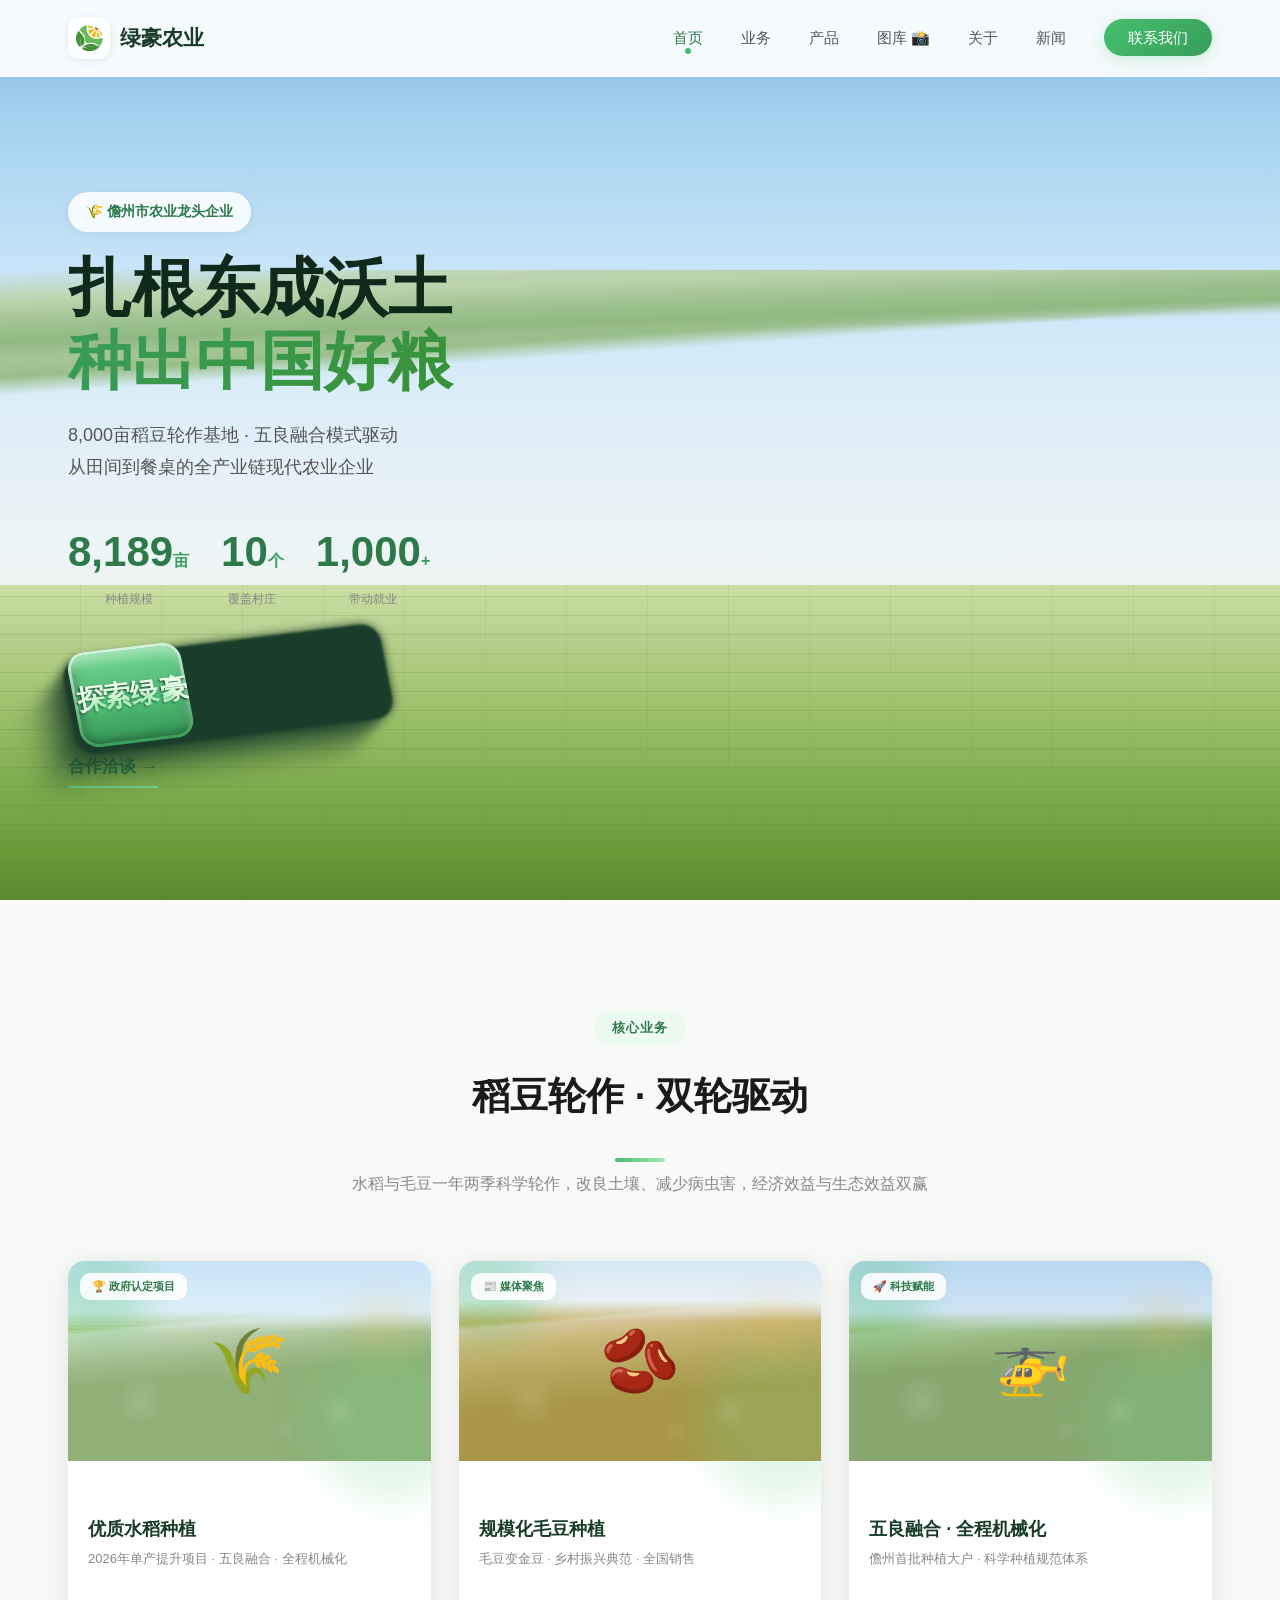
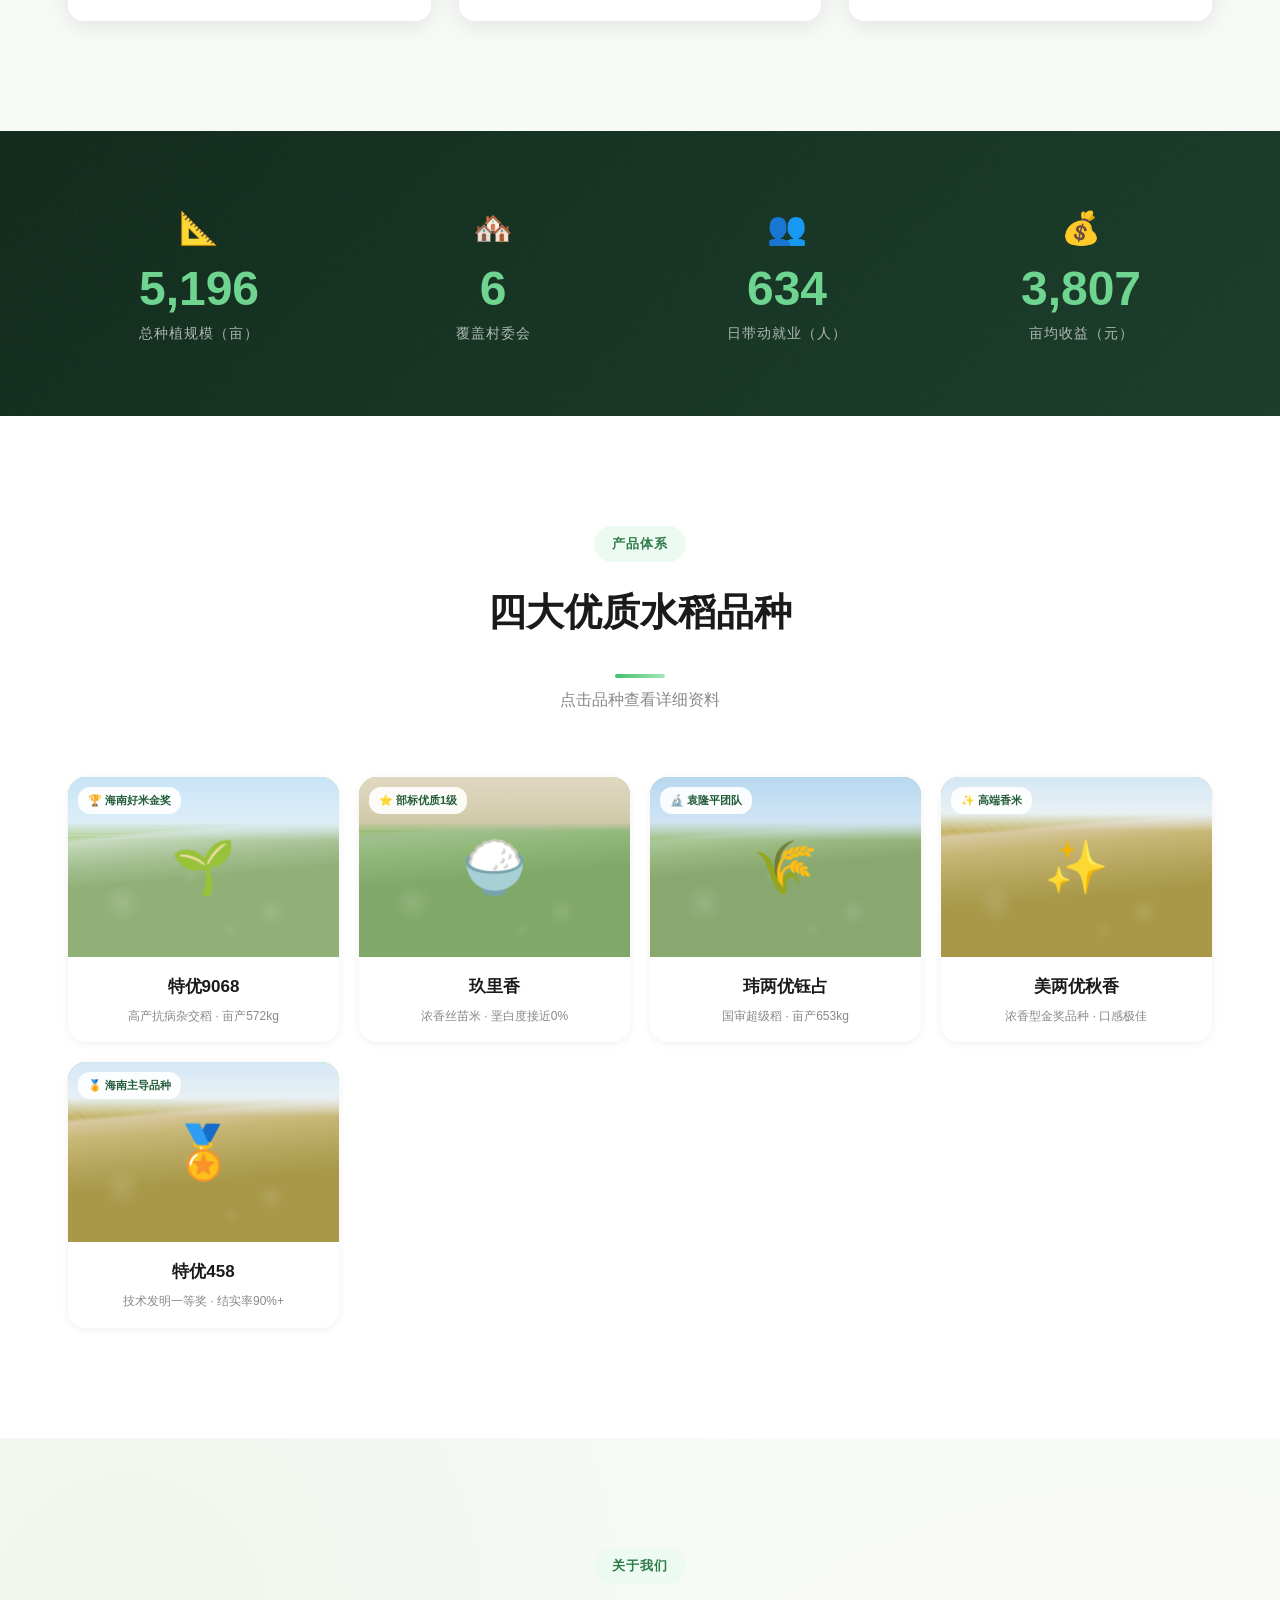
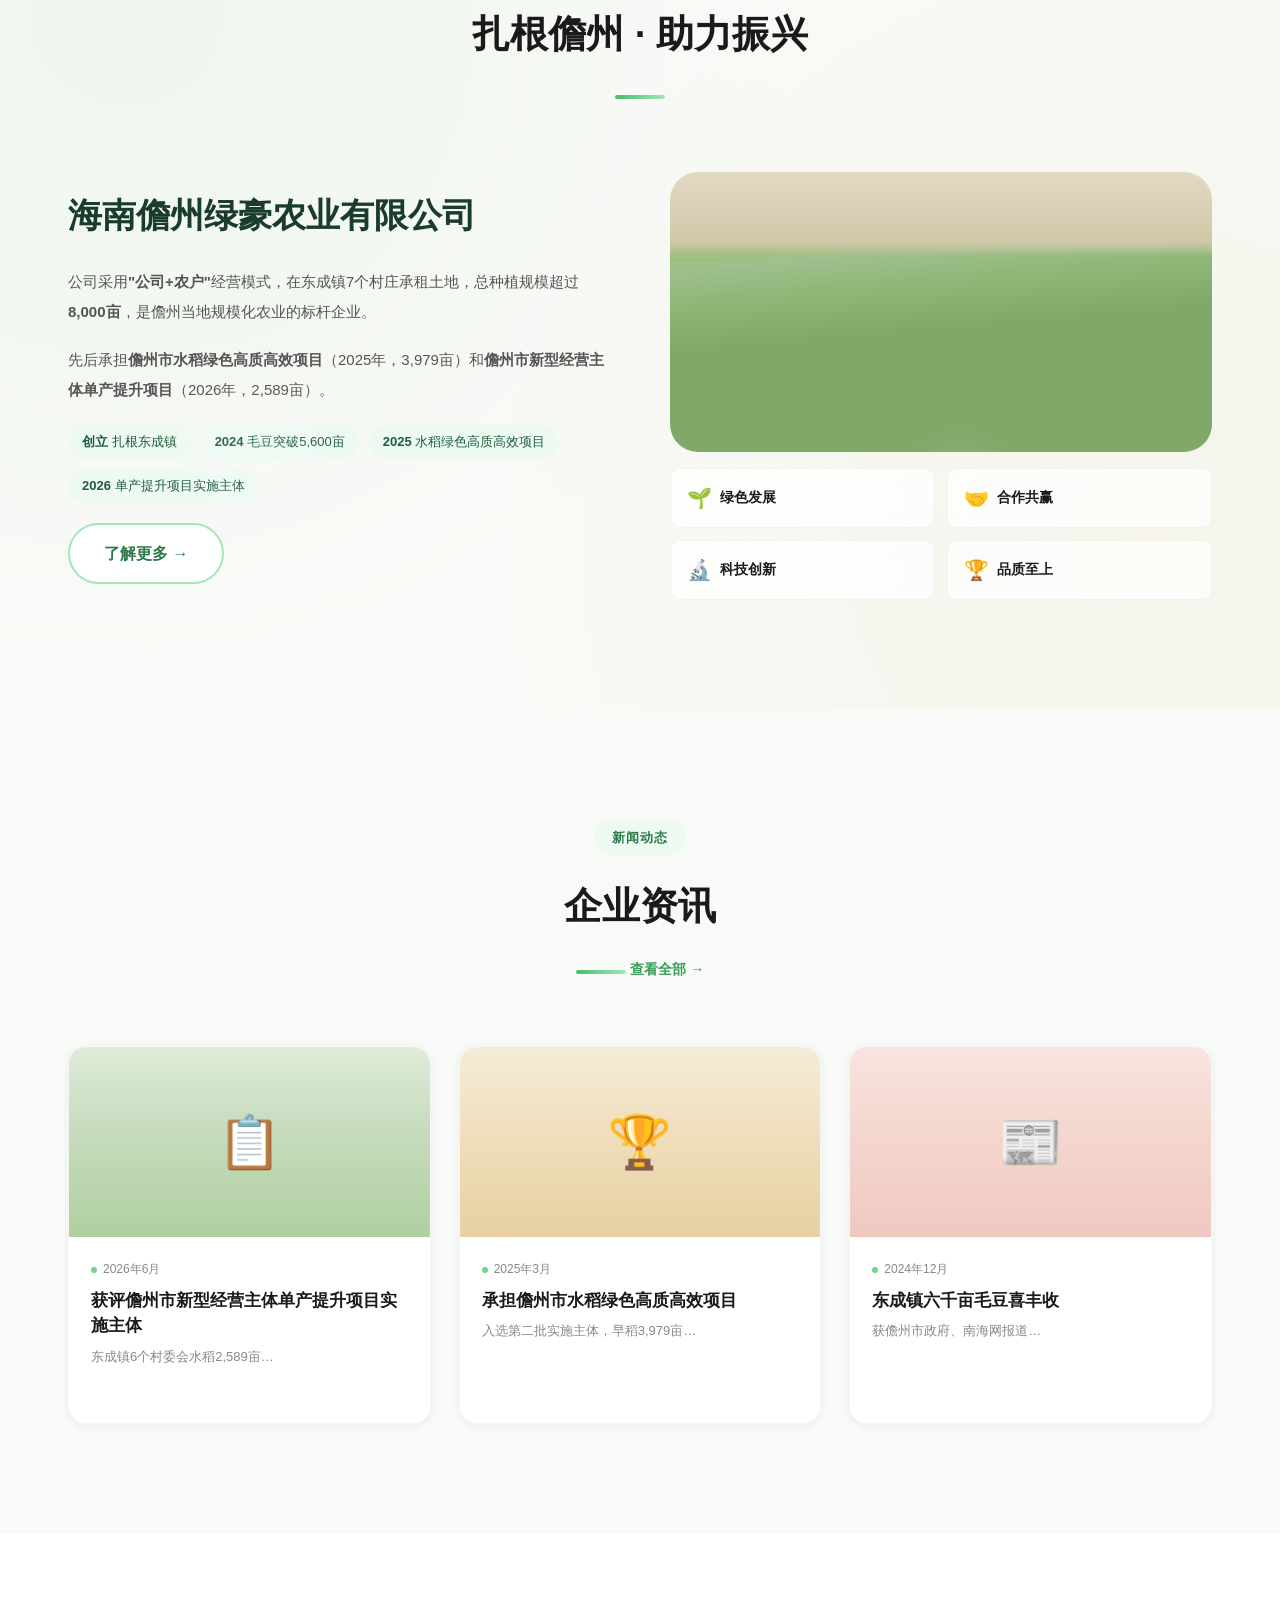
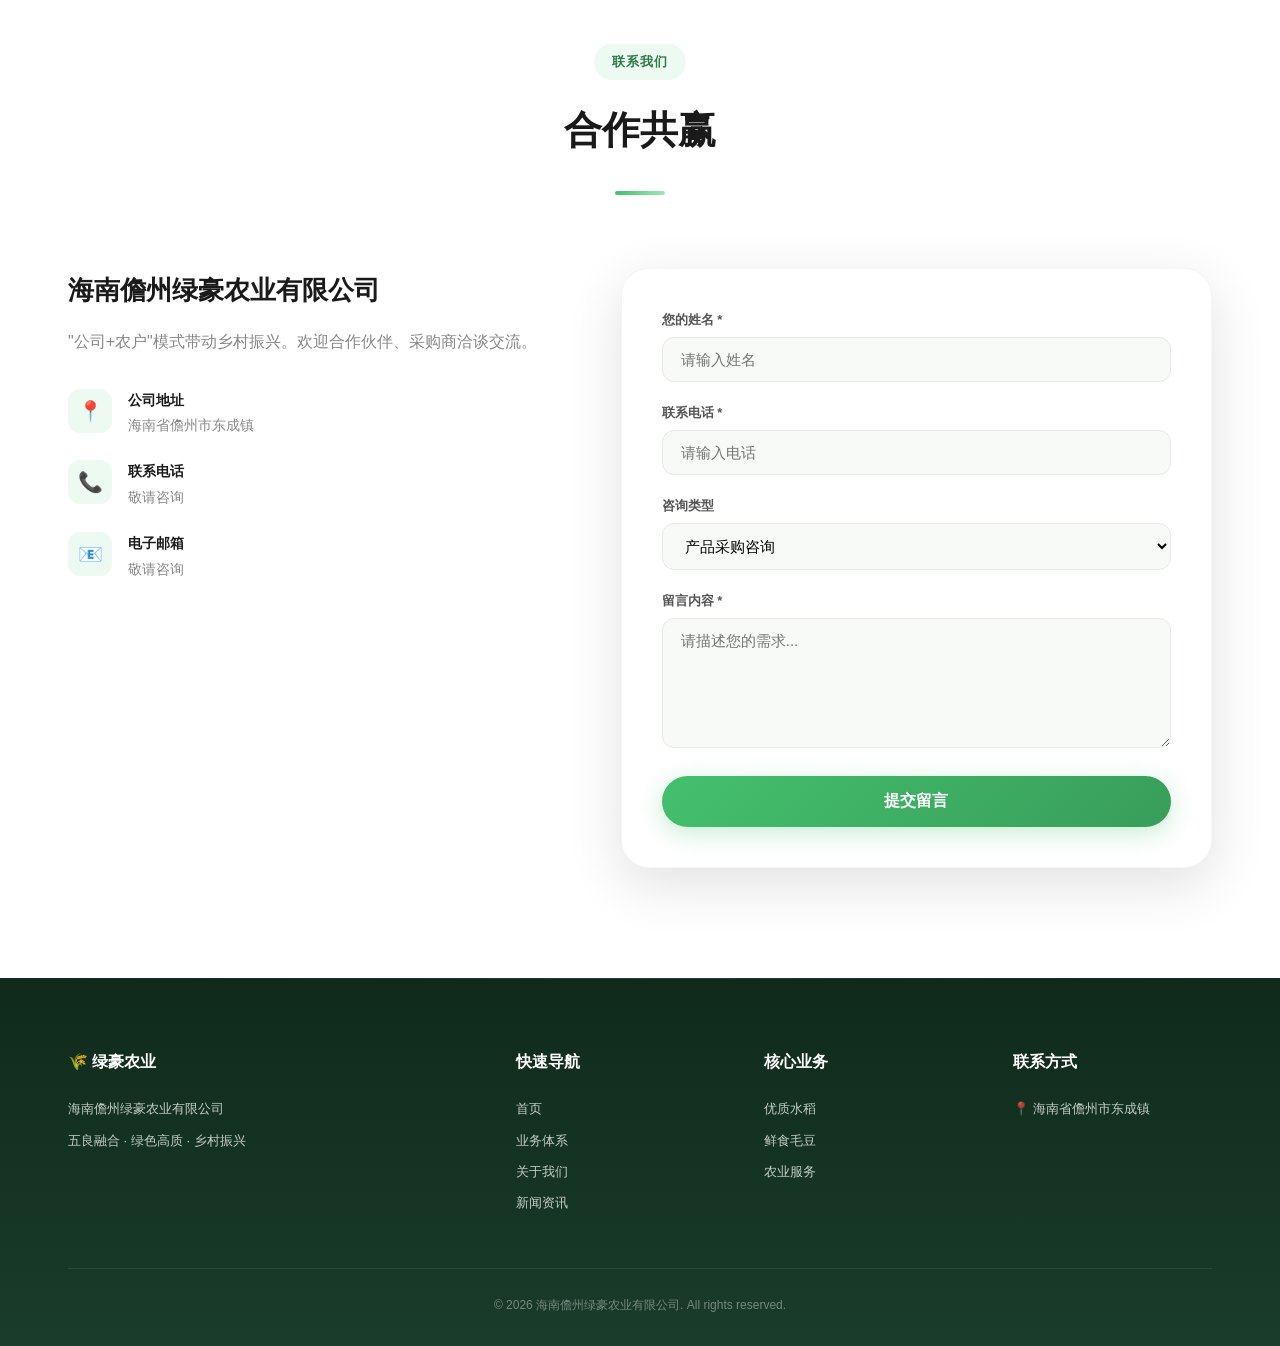
<file: index.html>
<!DOCTYPE html>
<html lang="zh-CN">
<head>
<meta charset="UTF-8">
<meta name="viewport" content="width=device-width,initial-scale=1.0,maximum-scale=1.0,user-scalable=no">
<meta name="description" content="海南儋州绿豪农业有限公司，儋州东成镇现代农业企业。8,000亩稻豆轮作基地，五良融合全程机械化，政府认定水稻绿色高质高效项目实施主体。">
<meta name="keywords" content="儋州农业,绿豪农业,水稻种植,毛豆种植,稻豆轮作,海南农业公司,东成镇,五良融合,乡村振兴">
<title>海南儋州绿豪农业有限公司 — 稻豆轮作·绿色高质·乡村振兴</title>
<link rel="stylesheet" href="css/style.css">
</head>
<body>

<div class="cursor-glow"></div>

<!-- ====== NAV ====== -->
<nav class="navbar" id="navbar">
  <div class="container">
    <a href="#" class="nav-logo"><img src="images/logo.jpg" alt="绿豪农业" class="logo-img"><span>绿豪农业</span></a>
    <ul class="nav-links" id="navLinks">
      <li><a href="#hero" class="active">首页</a></li>
      <li><a href="#business">业务</a></li>
      <li><a href="#products">产品</a></li>
      <li><a href="gallery.html">图库 📸</a></li>
      <li><a href="#about">关于</a></li>
      <li><a href="#news">新闻</a></li>
      <li><a href="#contact" class="nav-cta">联系我们</a></li>
    </ul>
    <div class="nav-toggle" id="navToggle"><span></span><span></span><span></span></div>
  </div>
</nav>

<!-- ====== HERO 全屏 ====== -->
<section class="hero-new" id="hero">
  <!-- 天空层 -->
  <div class="hero-sky"></div>
  <!-- 远山 -->
  <div class="hero-mountains"></div>
  <!-- 稻田条纹 -->
  <div class="hero-fields"></div>
  <!-- 前景内容 -->
  <div class="hero-content">
    <div class="container">
      <div class="hero-text-new">
        <div class="hero-badge">🌾 儋州市农业龙头企业</div>
        <h1>扎根东成沃土<span>种出中国好粮</span></h1>
        <p>8,000亩稻豆轮作基地 · 五良融合模式驱动<br>从田间到餐桌的全产业链现代农业企业</p>
        <div class="hero-nums">
          <div class="hn"><span class="count-up" data-to="8189">0</span><em>亩</em><small>种植规模</small></div>
          <div class="hn"><span class="count-up" data-to="10">0</span><em>个</em><small>覆盖村庄</small></div>
          <div class="hn"><span class="count-up" data-to="1000">0</span><em>+</em><small>带动就业</small></div>
        </div>
        <div class="hero-buttons" style="display:flex;flex-direction:column;align-items:flex-start;gap:16px">
          <a href="#business" class="uv-btn" style="vertical-align:middle;width:320px;height:96px;font-size:28px">
  <div class="bg"></div>
  <svg xmlns="http://www.w3.org/2000/svg" fill="none" viewBox="0 0 342 208" height="208" width="342" class="splash"><path stroke-linecap="round" stroke-width="3" d="M54 99.8C54 99.8 40 90.8 26.7 97.6C13.3 104.5 1.5 97.6 1.5 97.6"/><path stroke-linecap="round" stroke-width="3" d="M285.3 99.8C285.3 99.8 299.3 90.8 312.7 97.6C326.1 104.5 340.1 95.5 340.1 95.5"/><path stroke-linecap="round" stroke-width="3" stroke-opacity=".3" d="M230.6 57.4C230.6 57.4 225.8 41.5 236.1 30.5C246.3 19.5 244.7 13 244.7 13"/><path stroke-linecap="round" stroke-width="3" stroke-opacity=".3" d="M230.6 150.5C230.6 150.5 225.8 166.5 236.1 177.5C246.3 188.5 244.7 195 244.7 195"/><path stroke-linecap="round" stroke-width="3" d="M112.6 57.4C112.6 57.4 117.4 41.5 107.1 30.5C96.8 19.5 98.5 13 98.5 13"/><path stroke-linecap="round" stroke-width="3" d="M112.6 150.5C112.6 150.5 117.4 166.5 107.1 177.5C96.8 188.5 98.5 195 98.5 195"/></svg>
  <div class="wrap">
    <svg xmlns="http://www.w3.org/2000/svg" fill="none" viewBox="0 0 221 42" height="42" width="221" class="path"><path stroke-linecap="round" stroke-width="3" d="M182.7 2H203c8.8 0 16 7.2 16 16v6c0 8.8-7.2 16-16 16H18c-8.8 0-16-7.2-16-16v-6c0-8.8 7.2-16 16-16h29.9"/></svg>
    <div class="outline"></div>
    <div class="content">
      <span class="char state-1">
        <span data-label="探" style="--i:1">探</span><span data-label="索" style="--i:2">索</span><span data-label="绿" style="--i:3">绿</span><span data-label="豪" style="--i:4">豪</span>
      </span>
          </div>
  </div>
</a>
          <a href="#contact" style="font-size:17px;color:var(--green-700);font-weight:600;border-bottom:2px solid var(--green-400);padding-bottom:4px;transition:all .3s" onmouseover="this.style.borderColor='var(--green-600)';this.style.color='var(--green-800)'" onmouseout="this.style.borderColor='var(--green-400)';this.style.color='var(--green-700)'">合作洽谈 →</a>
        </div>
      </div>
    </div>
  </div>
</section>

<!-- ====== 业务体系 ====== -->
<section class="section bg-light" id="business">
  <div class="container">
    <div class="section-header">
      <span class="tag">核心业务</span>
      <h2>稻豆轮作 · 双轮驱动</h2>
      <div class="title-accent"></div>
      <p>水稻与毛豆一年两季科学轮作，改良土壤、减少病虫害，经济效益与生态效益双赢</p>
    </div>
    <div class="business-grid">
      <!-- 3D Flip Card 1: 水稻 -->
      <div class="flip3d" onclick="location.href='products.html'" style="cursor:pointer">
        <div class="f3-inner">
<div class="f3-back"><div class="f3-back-inner"><div class="f3-icon">🌾</div><strong>优质水稻种植</strong><div class="f3-stats"><div class="f3-stat"><b>2,589</b>亩</div><div class="f3-stat"><b>6</b>个村</div><div class="f3-stat"><b>5</b>品种</div></div><p>特优9068·玖里香·玮两优钰占<br>美两优秋香·特优458</p><span class="f3-btn">点击查看品种详情 →</span></div></div>
          <div class="f3-front">
            <div class="f3-img card-bg-rice"><div class="f3-circle c1"></div><div class="f3-circle c2"></div><div class="f3-circle c3"></div><span class="f3-badge">🏆 政府认定项目</span>🌾</div>
            <div class="f3-info"><h3>优质水稻种植</h3><p>2026年单产提升项目 · 五良融合 · 全程机械化</p></div>
          </div>
        </div>
      </div>
      <!-- 3D Flip Card 2: 毛豆 -->
      <div class="flip3d" onclick="location.href='products.html'" style="cursor:pointer">
        <div class="f3-inner">
<div class="f3-back"><div class="f3-back-inner"><div class="f3-icon">🫘</div><strong>规模化毛豆种植</strong><div class="f3-stats"><div class="f3-stat"><b>5,600</b>亩</div><div class="f3-stat"><b>7</b>个村</div><div class="f3-stat"><b>1,300</b>斤</div></div><p>产品远销武汉、长沙、上海<br>"毛豆变金豆"乡村振兴典范</p><span class="f3-btn">点击查看业务详情 →</span></div></div>
          <div class="f3-front">
            <div class="f3-img card-bg-soybean"><div class="f3-circle c1"></div><div class="f3-circle c2"></div><div class="f3-circle c3"></div><span class="f3-badge">📰 媒体聚焦</span>🫘</div>
            <div class="f3-info"><h3>规模化毛豆种植</h3><p>毛豆变金豆 · 乡村振兴典范 · 全国销售</p></div>
          </div>
        </div>
      </div>
      <!-- 3D Flip Card 3: 五良融合 -->
      <div class="flip3d" onclick="location.href='products.html'" style="cursor:pointer">
        <div class="f3-inner">
<div class="f3-back"><div class="f3-back-inner"><div class="f3-icon">🚁</div><strong>五良融合 · 全程机械化</strong><div class="f3-stats"><div class="f3-stat"><b>100%</b>覆盖</div><div class="f3-stat"><b>首批</b>大户</div><div class="f3-stat"><b>无人机</b>植保</div></div><p>良种·良田·良法·良机·良制<br>儋州首批五良融合种植大户</p><span class="f3-btn">点击查看技术体系 →</span></div></div>
          <div class="f3-front">
            <div class="f3-img card-bg-machine"><div class="f3-circle c1"></div><div class="f3-circle c2"></div><div class="f3-circle c3"></div><span class="f3-badge">🚀 科技赋能</span>🚁</div>
            <div class="f3-info"><h3>五良融合 · 全程机械化</h3><p>儋州首批种植大户 · 科学种植规范体系</p></div>
          </div>
        </div>
      </div>
    </div>
  </div>
</section>

<!-- ====== 数据看板 ====== -->
<section class="stats-bar" id="stats">
  <div class="container">
    <div class="stat-big">
      <span class="stat-icon">📐</span>
      <div class="stat-num" data-target="8189">0</div>
      <div class="stat-label">总种植规模（亩）</div>
    </div>
    <div class="stat-big">
      <span class="stat-icon">🏘️</span>
      <div class="stat-num" data-target="10">0</div>
      <div class="stat-label">覆盖村委会</div>
    </div>
    <div class="stat-big">
      <span class="stat-icon">👥</span>
      <div class="stat-num" data-target="1000">0</div>
      <div class="stat-label">日带动就业（人）</div>
    </div>
    <div class="stat-big">
      <span class="stat-icon">💰</span>
      <div class="stat-num" data-target="6000">0</div>
      <div class="stat-label">亩均收益（元）</div>
    </div>
  </div>
</section>

<!-- ====== 产品体系 ====== -->
<section class="section" id="products">
  <div class="container">
    <div class="section-header">
      <span class="tag">产品体系</span>
      <h2>四大优质水稻品种</h2>
      <div class="title-accent"></div>
      <p>点击品种查看详细资料</p>
    </div>
    <div class="variety-grid">
      <div class="variety-card" onclick="openV('teyou9068')">
        <div class="vc-img card-bg-rice"><span class="vc-tag">🏆 海南好米金奖</span><div class="vc-emoji">🌱</div></div>
        <div class="vc-info"><h3>特优9068</h3><p>高产抗病杂交稻 · 亩产572kg</p></div>
      </div>
      <div class="variety-card" onclick="openV('jiulixiang')">
        <div class="vc-img card-bg-village"><span class="vc-tag">⭐ 部标优质1级</span><div class="vc-emoji">🍚</div></div>
        <div class="vc-info"><h3>玖里香</h3><p>浓香丝苗米 · 垩白度接近0%</p></div>
      </div>
      <div class="variety-card" onclick="openV('weiliangyuzhan')">
        <div class="vc-img card-bg-machine"><span class="vc-tag">🔬 袁隆平团队</span><div class="vc-emoji">🌾</div></div>
        <div class="vc-info"><h3>玮两优钰占</h3><p>国审超级稻 · 亩产653kg</p></div>
      </div>
      <div class="variety-card" onclick="openV('meiliangyou')">
        <div class="vc-img card-bg-soybean"><span class="vc-tag">✨ 高端香米</span><div class="vc-emoji">✨</div></div>
        <div class="vc-info"><h3>美两优秋香</h3><p>浓香型金奖品种 · 口感极佳</p></div>
      </div>
      <div class="variety-card" onclick="openV('teyou458')">
        <div class="vc-img card-bg-soybean"><span class="vc-tag">🏅 海南主导品种</span><div class="vc-emoji">🏅</div></div>
        <div class="vc-info"><h3>特优458</h3><p>技术发明一等奖 · 结实率90%+</p></div>
      </div>
    </div>
  </div>
</section>

<!-- ====== 关于我们 ====== -->
<section class="section bg-farm" id="about">
  <div class="container">
    <div class="section-header">
      <span class="tag">关于我们</span>
      <h2>扎根儋州 · 助力振兴</h2>
      <div class="title-accent"></div>
    </div>
    <div class="about-grid">
      <div class="about-text">
        <h2>海南儋州绿豪农业有限公司</h2>
        <p>公司采用<b>"公司+农户"</b>经营模式，在东成镇7个村庄承租土地，总种植规模超过<b>8,000亩</b>，是儋州当地规模化农业的标杆企业。</p>
        <p>先后承担<b>儋州市水稻绿色高质高效项目</b>（2025年，3,979亩）和<b>儋州市新型经营主体单产提升项目</b>（2026年，2,589亩）。</p>
        <div class="timeline-inline">
          <div class="ti"><b>创立</b> 扎根东成镇</div>
          <div class="ti"><b>2024</b> 毛豆突破5,600亩</div>
          <div class="ti"><b>2025</b> 水稻绿色高质高效项目</div>
          <div class="ti"><b>2026</b> 单产提升项目实施主体</div>
        </div>
        <a href="about.html" class="btn btn-outline">了解更多 →</a>
      </div>
      <div class="about-visual">
        <div class="about-img card-bg-village"></div>
        <div class="about-values">
          <div class="av"><span>🌱</span> 绿色发展</div>
          <div class="av"><span>🤝</span> 合作共赢</div>
          <div class="av"><span>🔬</span> 科技创新</div>
          <div class="av"><span>🏆</span> 品质至上</div>
        </div>
      </div>
    </div>
  </div>
</section>

<!-- ====== 新闻 ====== -->
<section class="section bg-light" id="news">
  <div class="container">
    <div class="section-header">
      <span class="tag">新闻动态</span>
      <h2>企业资讯</h2>
      <div class="title-accent"></div>
      <a href="news.html" class="view-all">查看全部 →</a>
    </div>
    <div class="news-grid">
      <div class="news-card" onclick="location.href='news.html'">
        <div class="img card-bg-news1">📋</div>
        <div class="info"><div class="date">2026年6月</div><h3>获评儋州市新型经营主体单产提升项目实施主体</h3><p>东成镇6个村委会水稻2,589亩…</p><span class="read-more">阅读详情 →</span></div>
      </div>
      <div class="news-card" onclick="location.href='news.html'">
        <div class="img card-bg-news2">🏆</div>
        <div class="info"><div class="date">2025年3月</div><h3>承担儋州市水稻绿色高质高效项目</h3><p>入选第二批实施主体，早稻3,979亩…</p><span class="read-more">阅读详情 →</span></div>
      </div>
      <div class="news-card" onclick="location.href='news.html'">
        <div class="img card-bg-news3">📰</div>
        <div class="info"><div class="date">2024年12月</div><h3>东成镇六千亩毛豆喜丰收</h3><p>获儋州市政府、南海网报道…</p><span class="read-more">阅读详情 →</span></div>
      </div>
    </div>
  </div>
</section>

<!-- ====== 联系我们 ====== -->
<section class="section" id="contact">
  <div class="container">
    <div class="section-header">
      <span class="tag">联系我们</span>
      <h2>合作共赢</h2>
      <div class="title-accent"></div>
    </div>
    <div class="contact-grid">
      <div class="contact-info">
        <h3>海南儋州绿豪农业有限公司</h3>
        <p>"公司+农户"模式带动乡村振兴。欢迎合作伙伴、采购商洽谈交流。</p>
        <div class="contact-item"><div class="icon">📍</div><div class="text"><h4>公司地址</h4><p>海南省儋州市东成镇</p></div></div>
        <div class="contact-item"><div class="icon">📞</div><div class="text"><h4>联系电话</h4><p>敬请咨询</p></div></div>
        <div class="contact-item"><div class="icon">📧</div><div class="text"><h4>电子邮箱</h4><p>敬请咨询</p></div></div>
      </div>
      <form class="contact-form" onsubmit="event.preventDefault();this.reset();alert('感谢您的留言，我们将尽快回复！')">
        <div class="form-group"><label>您的姓名 *</label><input type="text" required placeholder="请输入姓名"></div>
        <div class="form-group"><label>联系电话 *</label><input type="tel" required placeholder="请输入电话"></div>
        <div class="form-group"><label>咨询类型</label><select><option>产品采购咨询</option><option>技术合作</option><option>媒体报道</option><option>其他</option></select></div>
        <div class="form-group"><label>留言内容 *</label><textarea required placeholder="请描述您的需求..."></textarea></div>
        <button type="submit" class="btn btn-primary" style="width:100%;justify-content:center;">提交留言</button>
      </form>
    </div>
  </div>
</section>

<!-- Footer -->
<footer class="footer">
  <div class="container">
    <div class="footer-grid">
      <div><h4>🌾 绿豪农业</h4><p>海南儋州绿豪农业有限公司<br>五良融合 · 绿色高质 · 乡村振兴</p></div>
      <div><h4>快速导航</h4><p><a href="#hero">首页</a></p><p><a href="#business">业务体系</a></p><p><a href="#about">关于我们</a></p><p><a href="news.html">新闻资讯</a></p></div>
      <div><h4>核心业务</h4><p><a href="products.html">优质水稻</a></p><p><a href="products.html">鲜食毛豆</a></p><p><a href="products.html">农业服务</a></p></div>
      <div><h4>联系方式</h4><p>📍 海南省儋州市东成镇</p></div>
    </div>
    <div class="footer-bottom">&copy; 2026 海南儋州绿豪农业有限公司. All rights reserved.</div>
  </div>
</footer>

<!-- 品种弹窗 -->
<div class="modal-overlay" id="vOverlay" onclick="closeV(event)">
  <div class="modal-box" onclick="event.stopPropagation()">
    <button class="modal-close" onclick="closeV()">&times;</button>
    <h2 id="vTitle"></h2><div class="modal-date" id="vSubtitle"></div>
    <div class="modal-body" id="vBody"></div><div class="modal-source" id="vSource"></div>
  </div>
</div>

<script src="js/main.js"></script>
<script>
const vd={
  teyou9068:{title:'特优9068 — 海南好米金奖品种',subtitle:'籼型三系杂交稻 | 粤审稻20210028 | 广东华茂×广东农科院',body:'<p><b>品种概况：</b>感温型籼型三系杂交水稻，亲本龙特浦A×广恢9068。获评<b>"海南好米"金奖品种</b>，三亚市农业主导品种。</p><p><b>🌾 特征：</b>全生育期123~128天，株高104~113cm，穗长21.5cm，每穗136~138粒，结实率85%+，千粒重27克。抗稻瘟病，中抗白叶枯。</p><p><b>📊 产量：</b>广东区试亩产446~508kg，海南示范测产<b>572.6kg</b>。</p><p><b>💡 优势：</b>常规管理即可，适合机械化种植。田间长势旺盛，成穗率高，熟色好。</p>',source:'来源：广东省农业科学院、中国水稻品种数据库'},
  jiulixiang:{title:'玖里香 — 部标优质1级浓香丝苗米',subtitle:'籼型常规水稻 | 琼审稻2023011 | 中国种子集团×广东农科院',body:'<p><b>品种概况：</b>籼型常规水稻，亲本南泰香占×南桂占。获评<b>第五届"海南好米"金奖</b>，部标优质1级。</p><p><b>🍚 米质核心亮点：</b>垩白度<b>接近0%</b>，米粒晶莹剔透。长宽比4.2，典型丝苗米。香味物质2-AP高达<b>214μg/kg</b>，香气浓郁持久。食味品鉴<b>86.6分</b>，米饭颗粒分明、软硬适中。</p><p><b>📊 产量：</b>广东区试亩产420~443kg，比对照<b>增产9%~11%</b>。</p><p><b>🛡️ 抗性：</b>抗稻瘟病强，抗倒伏。注意防治白叶枯病。</p>',source:'来源：广东省农业农村厅、国家农作物品种审定委员会'},
  weiliangyuzhan:{title:'玮两优钰占 — 袁隆平团队国审超级稻',subtitle:'籼型两系杂交稻 | 国审稻20232005 | 袁隆平农业高科技',body:'<p><b>品种概况：</b>由<b>袁隆平农业高科技</b>培育，亲本华玮338S×钰占。入选<b>2025年百项重大农业科技成果</b>。</p><p><b>🌾 特征：</b>早稻生育期127天，株高119cm，穗长24cm，每穗143~158粒，千粒重25克。</p><p><b>📊 产量：</b>华南早稻亩产<b>525.8kg</b>，长江上游中稻亩产<b>653.3kg</b>，长江中下游亩产<b>637.4kg</b>（增产4.9%）。</p><p><b>🍚 米质：</b>国标二级，整精米率62%~68%，垩白度1.7%~3%，透明度1级。</p><p><b>💡 亮点：</b>覆盖三大稻区，适应性极广。2025年入选全国百项重大农业科技成果。</p>',source:'来源：袁隆平农业高科技、国家农作物品种审定委员会'},
  meiliangyou:{title:'美两优秋香 — 海南好米金奖浓香品种',subtitle:'籼型两系杂交稻 | 琼审稻2023003 | 广州优能达稻米科技',body:'<p><b>品种概况：</b>籼型两系杂交水稻，亲本美香93S×优能秋香。连续多年获评<b>"海南好米"金奖</b>，三亚市农业主导品种。</p><p><b>🍚 米质核心：</b><b>纯米香味非常浓郁</b>，食味品质突出。直链淀粉15.5%，软糯中不失嚼劲。吃后润味甘甜，部颁优质香米2级。</p><p><b>📊 产量：</b>海南晚造亩产346~449kg，属优质偏低产类型。2025年绿豪农业示范区种植12亩。</p><p><b>💡 定位：</b>产量不突出但<b>米香浓郁、口感极佳</b>，高端市场竞争力强，适合品牌溢价。</p>',source:'来源：海南省农业农村厅、广州优能达稻米科技'},
  teyou458:{title:'特优458 — 海南省技术发明一等奖',subtitle:'籼型三系杂交稻 | 琼审稻2010015 | 海南省农科院粮作所',body:'<p><b>品种概况：</b>亲本龙特甫A×R458。2010年海南审定，2021年扩季审定<b>早晚稻兼用</b>。2023年入选<b>海南省农业主导品种</b>。荣获<b>2020年度海南省技术发明一等奖</b>。</p><p><b>🌾 特征：</b>全生育期121~142天，株高105cm，结实率<b>90.7%</b>（极高）。耐热、耐荫、抗稻瘟病，具有较好耐盐性。</p><p><b>📊 产量：</b>早造亩产500~515kg，高产田块<b>750kg/亩以上</b>。2025年绿豪农业示范区种植<b>374.5亩</b>。</p><p><b>💡 地位：</b>海南自主选育早稻播种面积最大组合，已推广至文昌、定安、琼海、儋州、昌江等市县及广东、广西。</p>',source:'来源：海南省科技厅、海南省农科院、中国水稻品种数据库'}
};
function openV(id){const v=vd[id];if(!v)return;document.getElementById('vTitle').textContent=v.title;document.getElementById('vSubtitle').textContent=v.subtitle;document.getElementById('vBody').innerHTML=v.body;document.getElementById('vSource').textContent=v.source||'';document.getElementById('vOverlay').classList.add('open');document.body.style.overflow='hidden'}
function closeV(e){if(e&&e.target!==document.getElementById('vOverlay'))return;document.getElementById('vOverlay').classList.remove('open');document.body.style.overflow=''}
document.addEventListener('keydown',e=>{if(e.key==='Escape')closeV()});
</script>
</body>
</html>
</file>
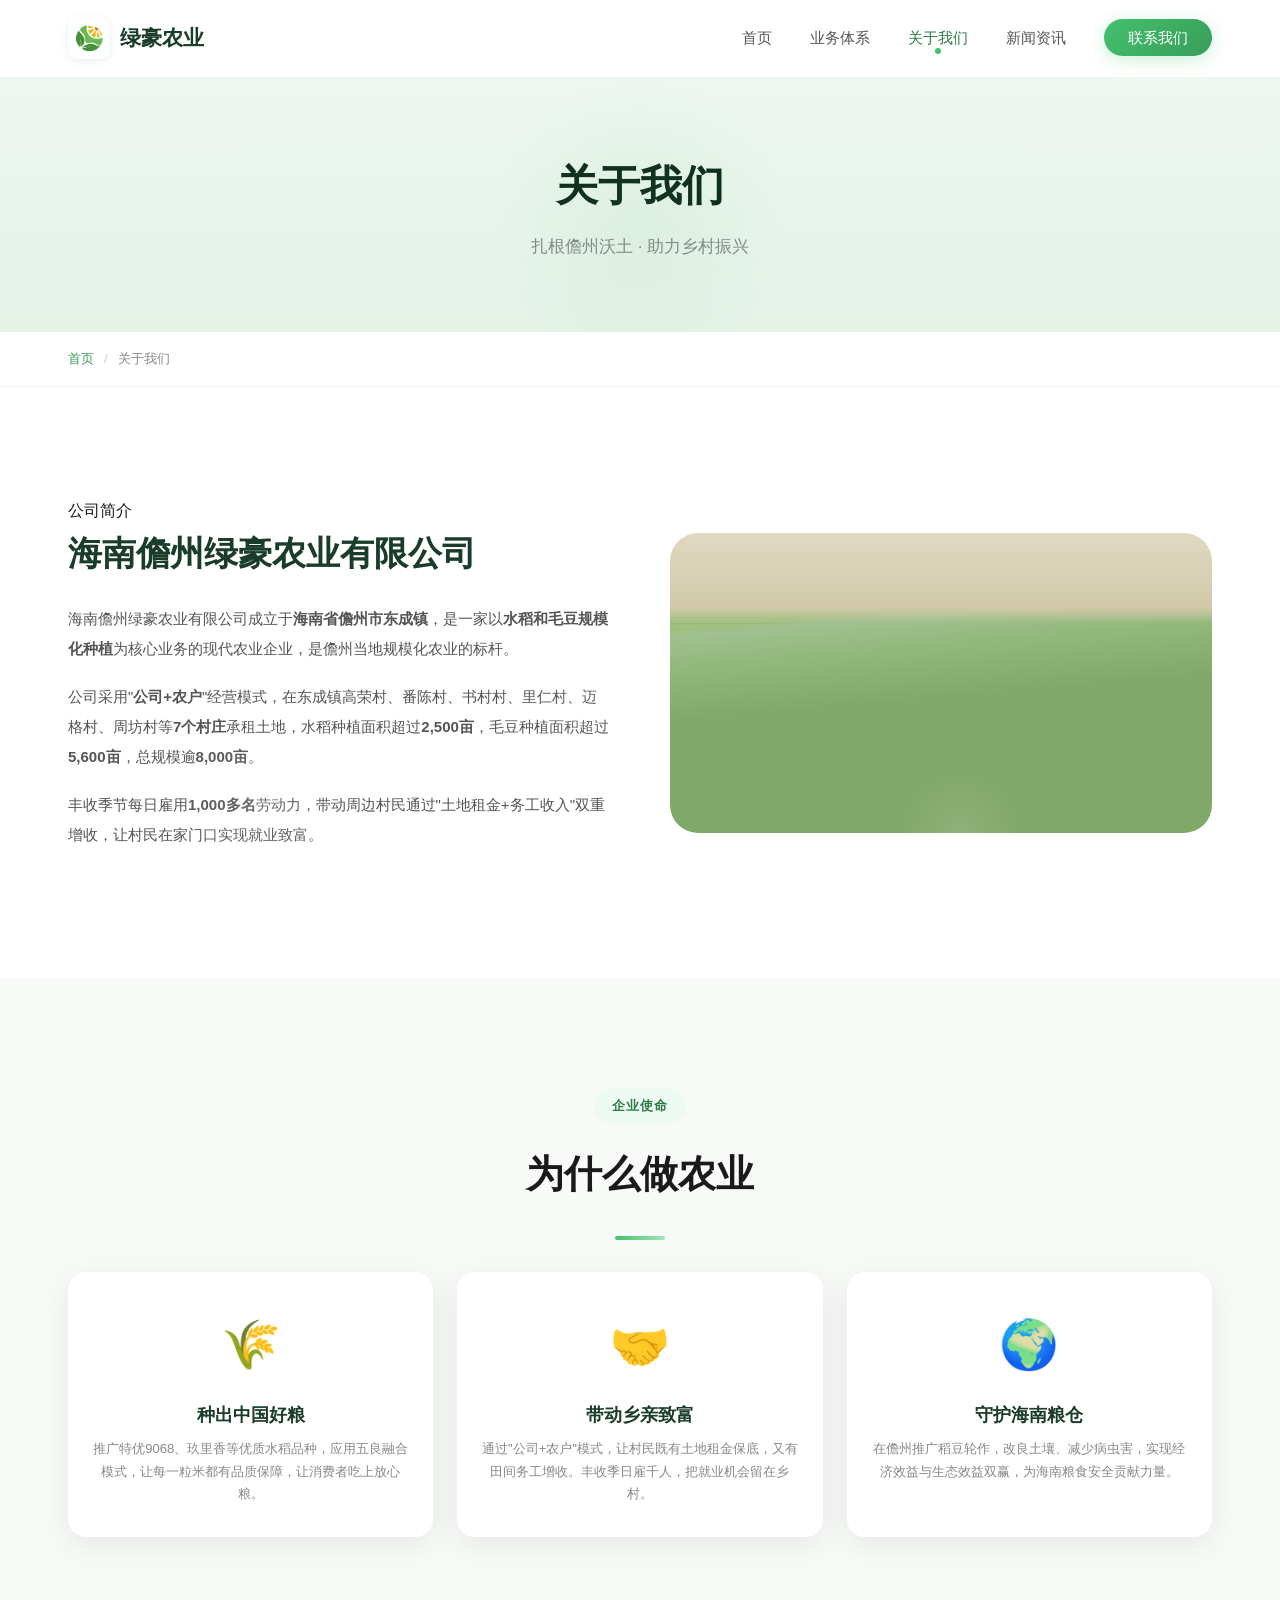
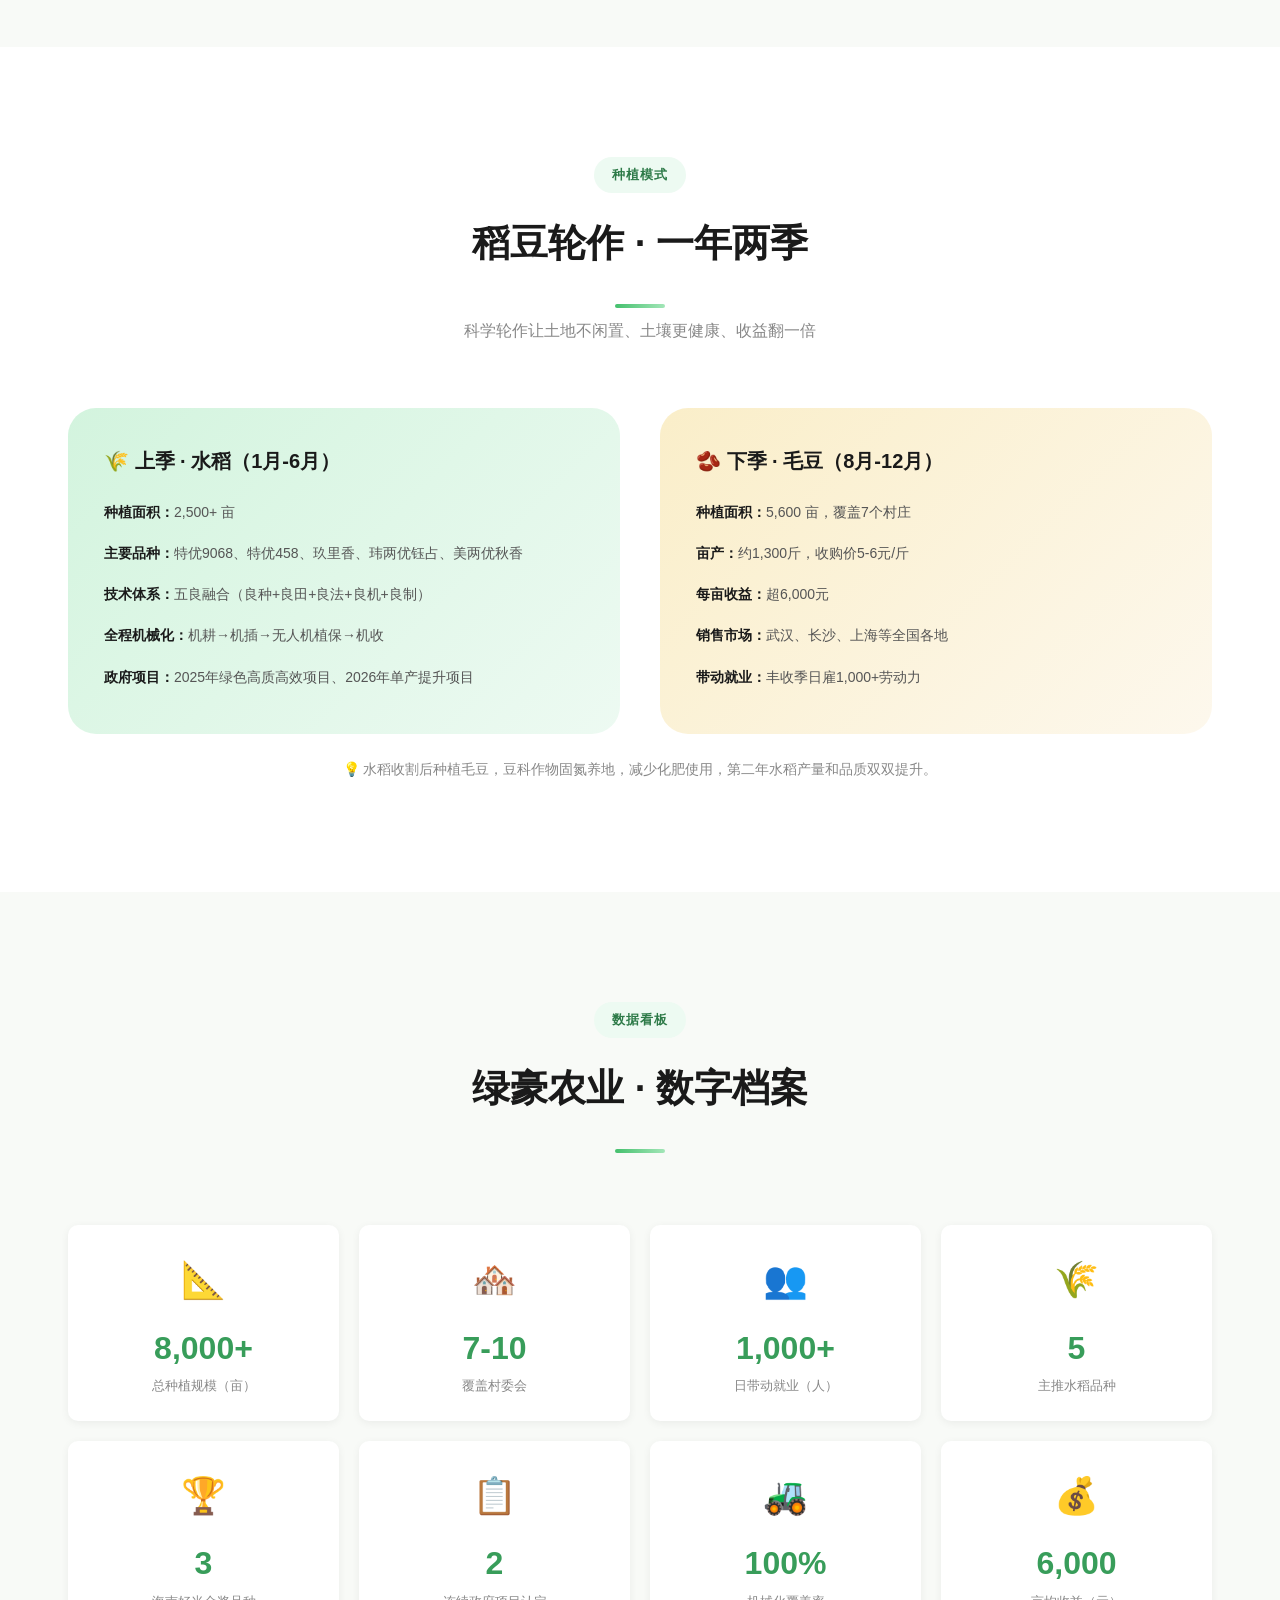
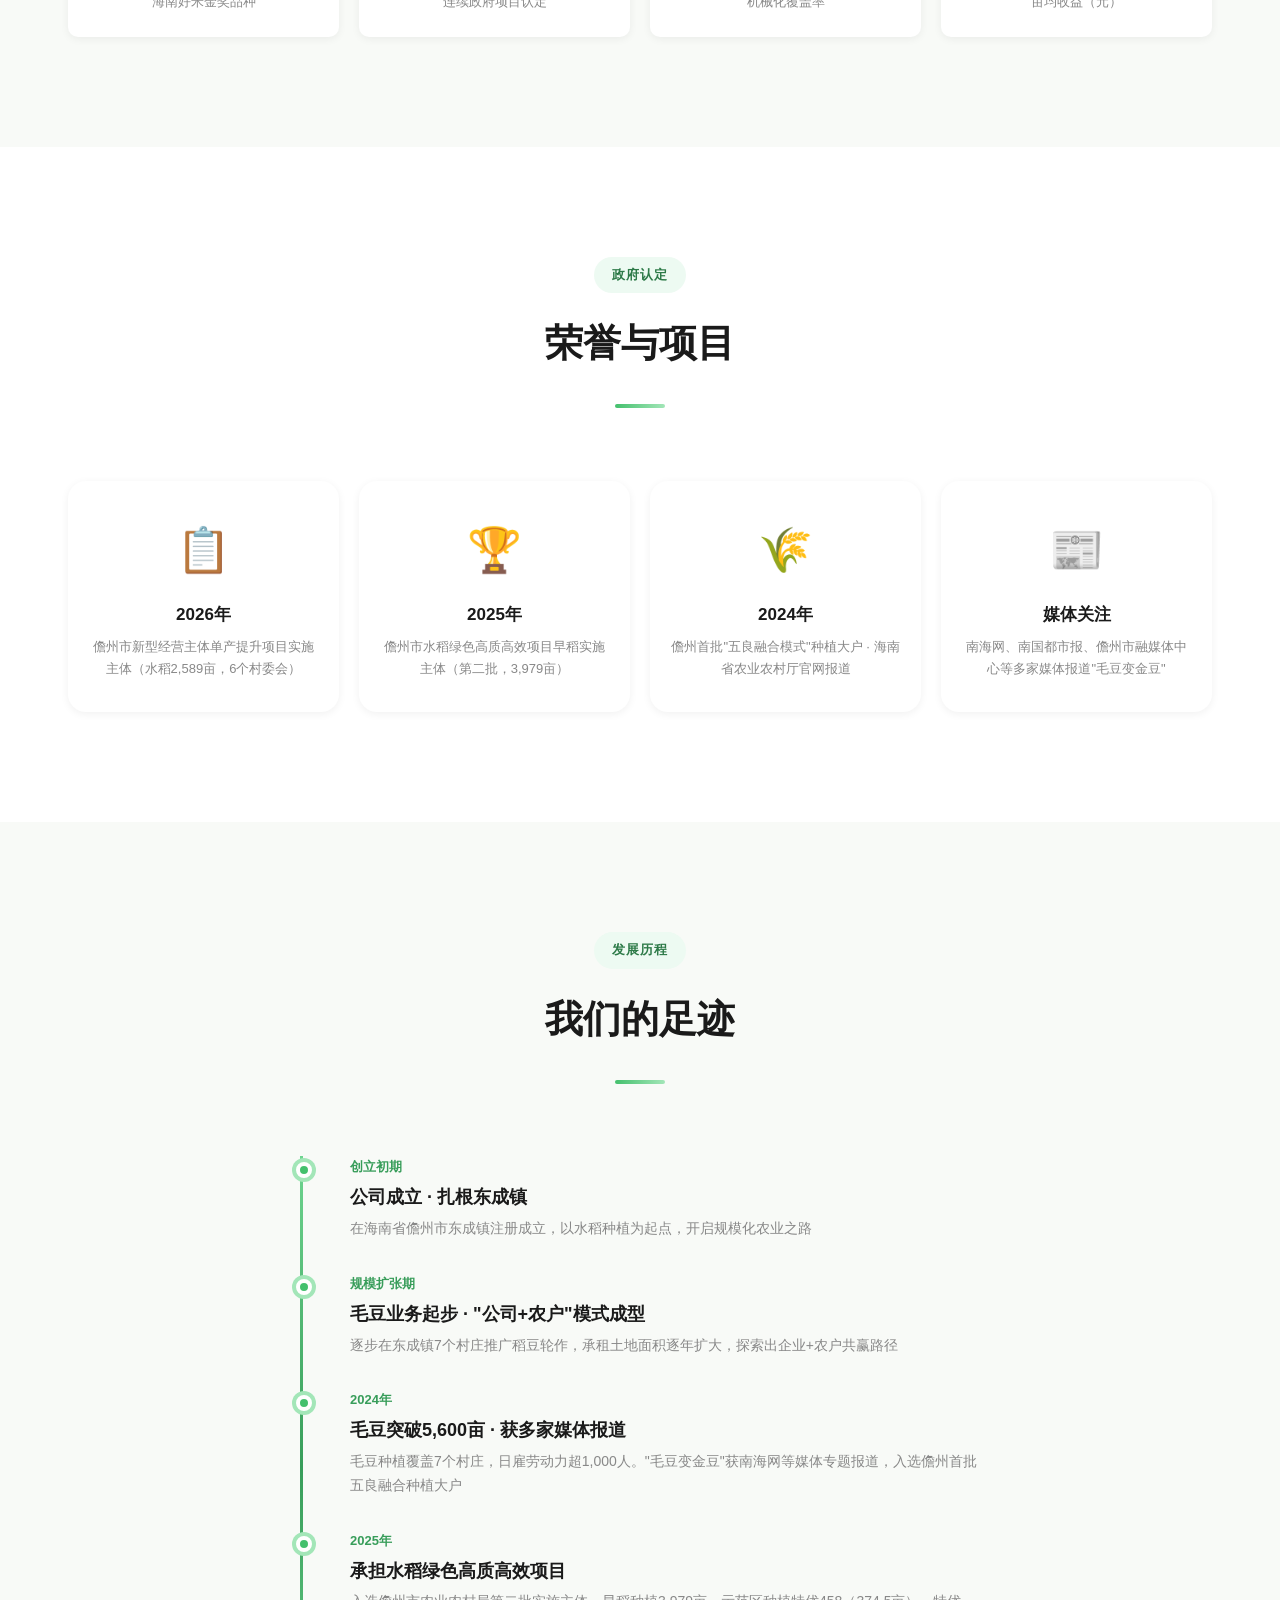
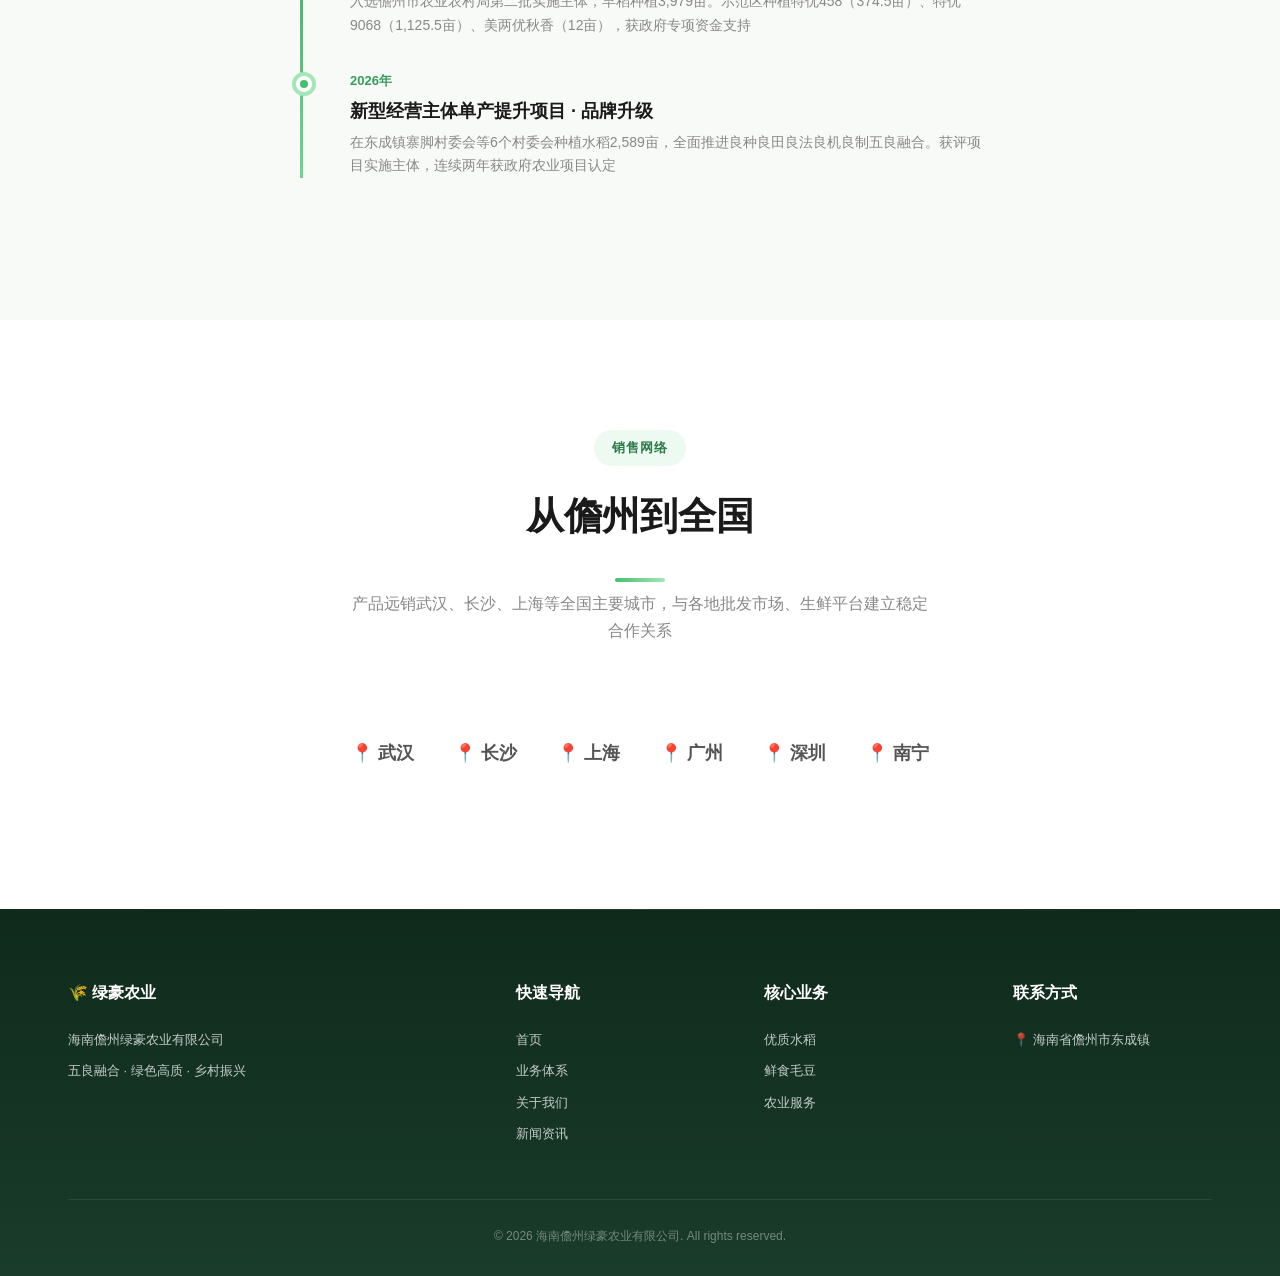
<file: about.html>
<!DOCTYPE html>
<html lang="zh-CN">
<head>
<meta charset="UTF-8">
<meta name="viewport" content="width=device-width,initial-scale=1.0,maximum-scale=1.0,user-scalable=no">
<title>关于我们 — 海南儋州绿豪农业有限公司</title>
<link rel="stylesheet" href="css/style.css">
<style>
.about-banner{background:linear-gradient(135deg,var(--green-950),#1a3320);color:#fff;padding:60px 0;text-align:center}
.about-banner h2{font-size:32px;margin-bottom:12px}
.about-banner p{color:rgba(255,255,255,.65);max-width:600px;margin:0 auto;font-size:15px;line-height:1.8}
.mission-grid{display:grid;grid-template-columns:repeat(3,1fr);gap:24px;margin-top:-40px;position:relative;z-index:2}
.mission-card{background:#fff;border-radius:var(--radius-md);padding:32px 24px;text-align:center;box-shadow:var(--shadow-md)}
.mission-card .micon{font-size:48px;margin-bottom:14px}
.mission-card h3{font-size:18px;font-weight:700;margin-bottom:8px;color:var(--green-900)}
.mission-card p{font-size:13px;color:var(--text-light);line-height:1.7}
.rotation-diagram{display:grid;grid-template-columns:1fr 1fr;gap:40px;align-items:center}
.rotation-box{border-radius:var(--radius-lg);overflow:hidden;padding:36px}
.rotation-box.spring{background:linear-gradient(135deg,var(--green-200),var(--green-100))}
.rotation-box.autumn{background:linear-gradient(135deg,var(--gold-200),var(--gold-100))}
.rotation-box h3{font-size:20px;margin-bottom:14px}
.rotation-box ul li{padding:8px 0;font-size:14px;line-height:1.8;color:var(--text-secondary)}
.rotation-box ul li b{color:var(--text-primary)}
.highlight-grid{display:grid;grid-template-columns:repeat(4,1fr);gap:20px}
.highlight-item{text-align:center;padding:24px 16px;background:#fff;border-radius:var(--radius-sm);box-shadow:var(--shadow-sm);transition:transform .3s}
.highlight-item:hover{transform:translateY(-4px);box-shadow:var(--shadow-md)}
.highlight-item .hi-icon{font-size:36px;margin-bottom:10px}
.highlight-item .hi-num{font-size:32px;font-weight:800;color:var(--green-600);font-family:var(--font-display)}
.highlight-item .hi-label{font-size:13px;color:var(--text-light)}
@media(max-width:768px){.mission-grid,.highlight-grid{grid-template-columns:1fr 1fr}.rotation-diagram{grid-template-columns:1fr}}
@media(max-width:480px){.mission-grid,.highlight-grid{grid-template-columns:1fr}}
</style>
</head>
<body>

<nav class="navbar" id="navbar">
  <div class="container">
    <a href="index.html" class="nav-logo">
      <img src="images/logo.jpg" alt="绿豪农业" class="logo-img">
      <span>绿豪农业</span>
    </a>
    <ul class="nav-links" id="navLinks">
      <li><a href="index.html">首页</a></li>
      <li><a href="products.html">业务体系</a></li>
      <li><a href="about.html" class="active">关于我们</a></li>
      <li><a href="news.html">新闻资讯</a></li>
      <li><a href="contact.html" class="nav-cta">联系我们</a></li>
    </ul>
    <div class="nav-toggle" id="navToggle"><span></span><span></span><span></span></div>
  </div>
</nav>

<section class="page-hero">
  <div class="container">
    <h1>关于我们</h1>
    <p>扎根儋州沃土 · 助力乡村振兴</p>
  </div>
</section>

<div class="breadcrumb">
  <div class="container"><a href="index.html">首页</a><span>/</span>关于我们</div>
</div>

<!-- 公司介绍 -->
<section class="section">
  <div class="container">
    <div class="about-grid">
      <div class="about-text">
        <span class="tag">公司简介</span>
        <h2>海南儋州绿豪农业有限公司</h2>
        <p>海南儋州绿豪农业有限公司成立于<b>海南省儋州市东成镇</b>，是一家以<b>水稻和毛豆规模化种植</b>为核心业务的现代农业企业，是儋州当地规模化农业的标杆。</p>
        <p>公司采用"<b>公司+农户</b>"经营模式，在东成镇高荣村、番陈村、书村村、里仁村、迈格村、周坊村等<b>7个村庄</b>承租土地，水稻种植面积超过<b>2,500亩</b>，毛豆种植面积超过<b>5,600亩</b>，总规模逾<b>8,000亩</b>。</p>
        <p>丰收季节每日雇用<b>1,000多名</b>劳动力，带动周边村民通过"土地租金+务工收入"双重增收，让村民在家门口实现就业致富。</p>
      </div>
      <div class="about-visual">
        <div class="about-img card-bg-village" style="height:300px"></div>
      </div>
    </div>
  </div>
</section>

<!-- 三个使命 -->
<section class="section bg-light">
  <div class="container">
    <div class="section-header">
      <span class="tag">企业使命</span>
      <h2>为什么做农业</h2>
      <div class="title-accent"></div>
    </div>
    <div class="mission-grid">
      <div class="mission-card">
        <div class="micon">🌾</div>
        <h3>种出中国好粮</h3>
        <p>推广特优9068、玖里香等优质水稻品种，应用五良融合模式，让每一粒米都有品质保障，让消费者吃上放心粮。</p>
      </div>
      <div class="mission-card">
        <div class="micon">🤝</div>
        <h3>带动乡亲致富</h3>
        <p>通过"公司+农户"模式，让村民既有土地租金保底，又有田间务工增收。丰收季日雇千人，把就业机会留在乡村。</p>
      </div>
      <div class="mission-card">
        <div class="micon">🌍</div>
        <h3>守护海南粮仓</h3>
        <p>在儋州推广稻豆轮作，改良土壤、减少病虫害，实现经济效益与生态效益双赢，为海南粮食安全贡献力量。</p>
      </div>
    </div>
  </div>
</section>

<!-- 稻豆轮作 -->
<section class="section">
  <div class="container">
    <div class="section-header">
      <span class="tag">种植模式</span>
      <h2>稻豆轮作 · 一年两季</h2>
      <div class="title-accent"></div>
      <p>科学轮作让土地不闲置、土壤更健康、收益翻一倍</p>
    </div>
    <div class="rotation-diagram">
      <div class="rotation-box spring">
        <h3>🌾 上季 · 水稻（1月-6月）</h3>
        <ul>
          <li><b>种植面积：</b>2,500+ 亩</li>
          <li><b>主要品种：</b>特优9068、特优458、玖里香、玮两优钰占、美两优秋香</li>
          <li><b>技术体系：</b>五良融合（良种+良田+良法+良机+良制）</li>
          <li><b>全程机械化：</b>机耕→机插→无人机植保→机收</li>
          <li><b>政府项目：</b>2025年绿色高质高效项目、2026年单产提升项目</li>
        </ul>
      </div>
      <div class="rotation-box autumn">
        <h3>🫘 下季 · 毛豆（8月-12月）</h3>
        <ul>
          <li><b>种植面积：</b>5,600 亩，覆盖7个村庄</li>
          <li><b>亩产：</b>约1,300斤，收购价5-6元/斤</li>
          <li><b>每亩收益：</b>超6,000元</li>
          <li><b>销售市场：</b>武汉、长沙、上海等全国各地</li>
          <li><b>带动就业：</b>丰收季日雇1,000+劳动力</li>
        </ul>
      </div>
    </div>
    <p style="text-align:center;margin-top:24px;color:var(--text-light);font-size:14px;">💡 水稻收割后种植毛豆，豆科作物固氮养地，减少化肥使用，第二年水稻产量和品质双双提升。</p>
  </div>
</section>

<!-- 数据亮点 -->
<section class="section bg-light">
  <div class="container">
    <div class="section-header">
      <span class="tag">数据看板</span>
      <h2>绿豪农业 · 数字档案</h2>
      <div class="title-accent"></div>
    </div>
    <div class="highlight-grid">
      <div class="highlight-item"><div class="hi-icon">📐</div><div class="hi-num">8,000+</div><div class="hi-label">总种植规模（亩）</div></div>
      <div class="highlight-item"><div class="hi-icon">🏘️</div><div class="hi-num">7-10</div><div class="hi-label">覆盖村委会</div></div>
      <div class="highlight-item"><div class="hi-icon">👥</div><div class="hi-num">1,000+</div><div class="hi-label">日带动就业（人）</div></div>
      <div class="highlight-item"><div class="hi-icon">🌾</div><div class="hi-num">5</div><div class="hi-label">主推水稻品种</div></div>
      <div class="highlight-item"><div class="hi-icon">🏆</div><div class="hi-num">3</div><div class="hi-label">海南好米金奖品种</div></div>
      <div class="highlight-item"><div class="hi-icon">📋</div><div class="hi-num">2</div><div class="hi-label">连续政府项目认定</div></div>
      <div class="highlight-item"><div class="hi-icon">🚜</div><div class="hi-num">100%</div><div class="hi-label">机械化覆盖率</div></div>
      <div class="highlight-item"><div class="hi-icon">💰</div><div class="hi-num">6,000</div><div class="hi-label">亩均收益（元）</div></div>
    </div>
  </div>
</section>

<!-- 政府认定 -->
<section class="section">
  <div class="container">
    <div class="section-header">
      <span class="tag">政府认定</span>
      <h2>荣誉与项目</h2>
      <div class="title-accent"></div>
    </div>
    <div class="values-grid">
      <div class="value-card">
        <div class="icon">📋</div>
        <h4>2026年</h4>
        <p>儋州市新型经营主体单产提升项目实施主体（水稻2,589亩，6个村委会）</p>
      </div>
      <div class="value-card">
        <div class="icon">🏆</div>
        <h4>2025年</h4>
        <p>儋州市水稻绿色高质高效项目早稻实施主体（第二批，3,979亩）</p>
      </div>
      <div class="value-card">
        <div class="icon">🌾</div>
        <h4>2024年</h4>
        <p>儋州首批"五良融合模式"种植大户 · 海南省农业农村厅官网报道</p>
      </div>
      <div class="value-card">
        <div class="icon">📰</div>
        <h4>媒体关注</h4>
        <p>南海网、南国都市报、儋州市融媒体中心等多家媒体报道"毛豆变金豆"</p>
      </div>
    </div>
  </div>
</section>

<!-- 发展历程 -->
<section class="section bg-light">
  <div class="container">
    <div class="section-header">
      <span class="tag">发展历程</span>
      <h2>我们的足迹</h2>
      <div class="title-accent"></div>
    </div>
    <div class="timeline" style="max-width:700px;margin:0 auto;">
      <div class="timeline-item">
        <div class="year">创立初期</div>
        <h4>公司成立 · 扎根东成镇</h4>
        <p>在海南省儋州市东成镇注册成立，以水稻种植为起点，开启规模化农业之路</p>
      </div>
      <div class="timeline-item">
        <div class="year">规模扩张期</div>
        <h4>毛豆业务起步 · "公司+农户"模式成型</h4>
        <p>逐步在东成镇7个村庄推广稻豆轮作，承租土地面积逐年扩大，探索出企业+农户共赢路径</p>
      </div>
      <div class="timeline-item">
        <div class="year">2024年</div>
        <h4>毛豆突破5,600亩 · 获多家媒体报道</h4>
        <p>毛豆种植覆盖7个村庄，日雇劳动力超1,000人。"毛豆变金豆"获南海网等媒体专题报道，入选儋州首批五良融合种植大户</p>
      </div>
      <div class="timeline-item">
        <div class="year">2025年</div>
        <h4>承担水稻绿色高质高效项目</h4>
        <p>入选儋州市农业农村局第二批实施主体，早稻种植3,979亩。示范区种植特优458（374.5亩）、特优9068（1,125.5亩）、美两优秋香（12亩），获政府专项资金支持</p>
      </div>
      <div class="timeline-item">
        <div class="year">2026年</div>
        <h4>新型经营主体单产提升项目 · 品牌升级</h4>
        <p>在东成镇寨脚村委会等6个村委会种植水稻2,589亩，全面推进良种良田良法良机良制五良融合。获评项目实施主体，连续两年获政府农业项目认定</p>
      </div>
    </div>
  </div>
</section>

<!-- 合作伙伴 / 销售网络 -->
<section class="section">
  <div class="container">
    <div class="section-header">
      <span class="tag">销售网络</span>
      <h2>从儋州到全国</h2>
      <div class="title-accent"></div>
      <p>产品远销武汉、长沙、上海等全国主要城市，与各地批发市场、生鲜平台建立稳定合作关系</p>
    </div>
    <div style="display:flex;justify-content:center;gap:40px;flex-wrap:wrap;font-size:18px;font-weight:600;color:var(--text-secondary);padding:30px 0;">
      <span>📍 武汉</span><span>📍 长沙</span><span>📍 上海</span><span>📍 广州</span><span>📍 深圳</span><span>📍 南宁</span>
    </div>
  </div>
</section>

<footer class="footer">
  <div class="container">
    <div class="footer-grid">
      <div><h4>🌾 绿豪农业</h4><p>海南儋州绿豪农业有限公司<br>五良融合 · 绿色高质 · 乡村振兴</p></div>
      <div><h4>快速导航</h4><p><a href="index.html">首页</a></p><p><a href="products.html">业务体系</a></p><p><a href="about.html">关于我们</a></p><p><a href="news.html">新闻资讯</a></p></div>
      <div><h4>核心业务</h4><p><a href="products.html">优质水稻</a></p><p><a href="products.html">鲜食毛豆</a></p><p><a href="products.html">农业服务</a></p></div>
      <div><h4>联系方式</h4><p>📍 海南省儋州市东成镇</p></div>
    </div>
    <div class="footer-bottom">&copy; 2026 海南儋州绿豪农业有限公司. All rights reserved.</div>
  </div>
</footer>

<script src="js/main.js"></script>
</body>
</html>
</file>
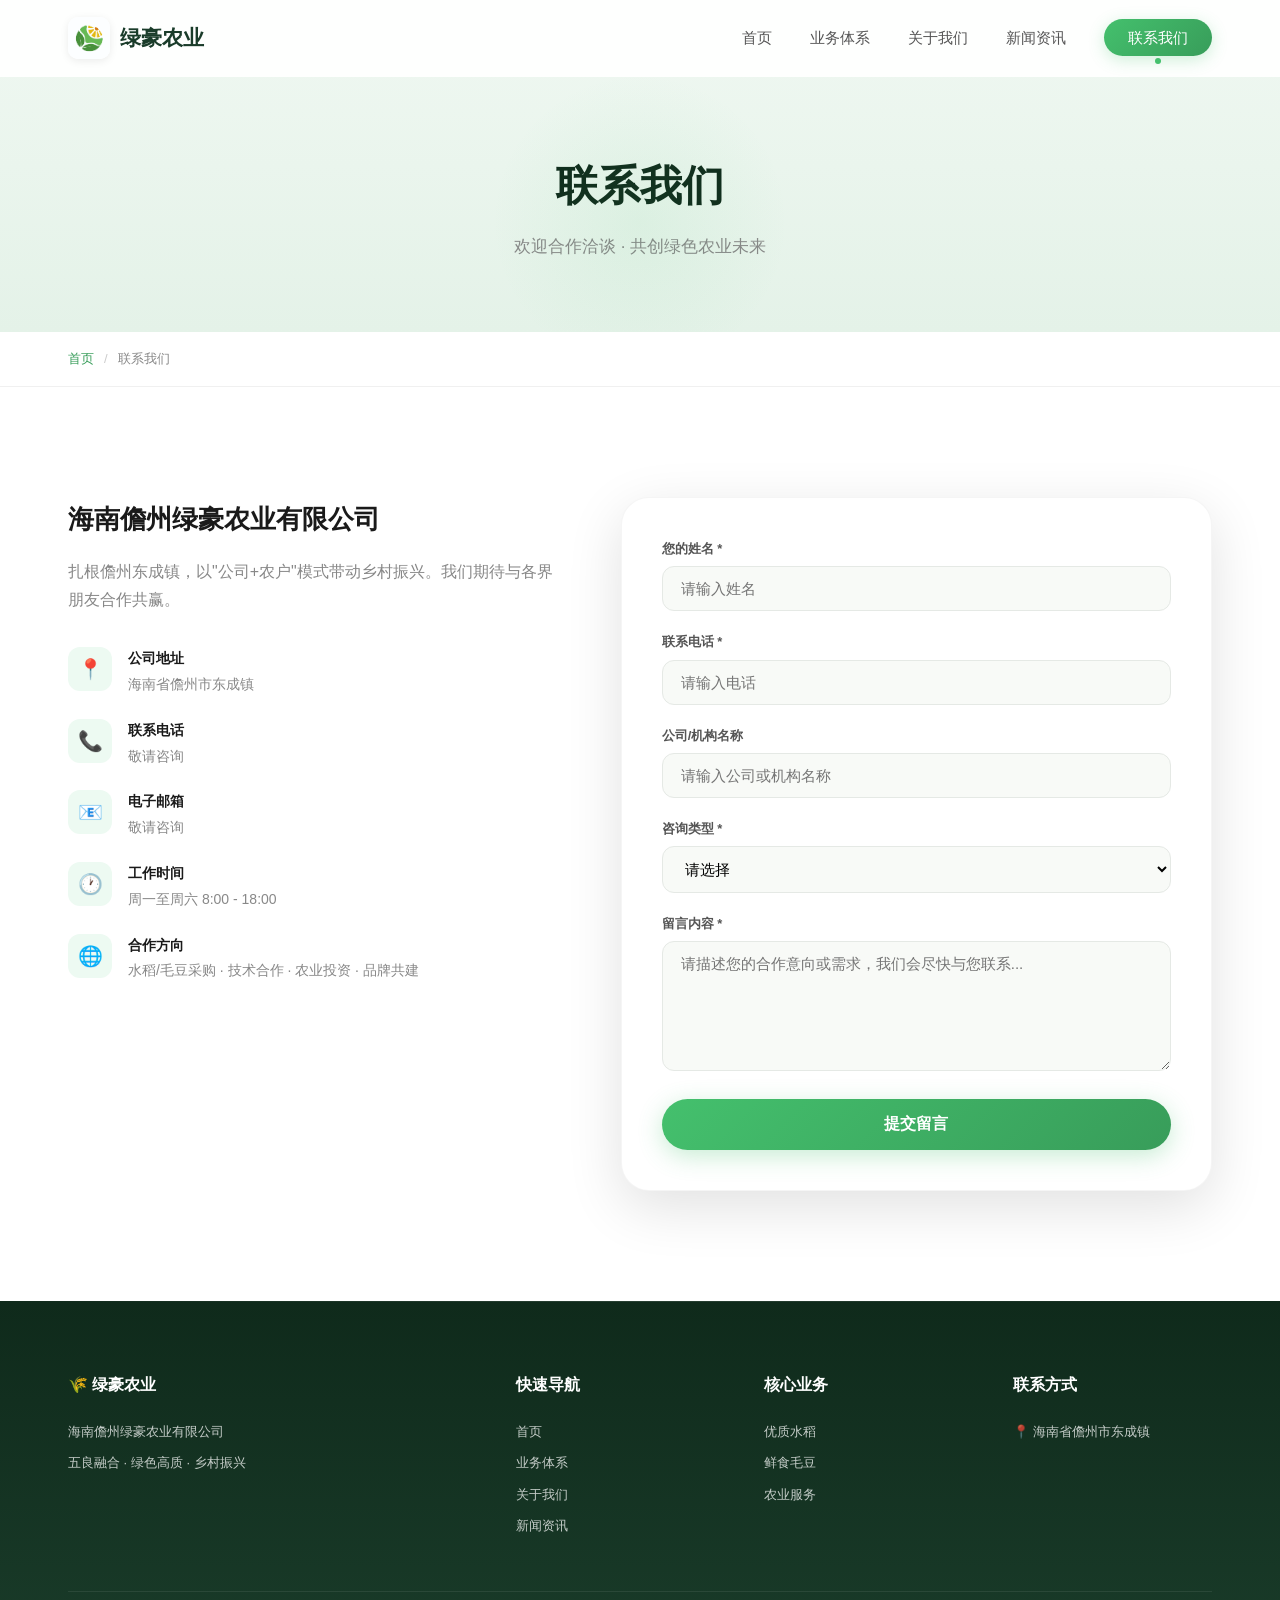
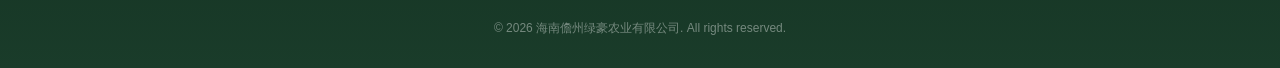
<file: contact.html>
<!DOCTYPE html>
<html lang="zh-CN">
<head>
<meta charset="UTF-8">
<meta name="viewport" content="width=device-width,initial-scale=1.0,maximum-scale=1.0,user-scalable=no">
<title>联系我们 — 海南儋州绿豪农业有限公司</title>
<link rel="stylesheet" href="css/style.css">
</head>
<body>

<nav class="navbar" id="navbar">
  <div class="container">
    <a href="index.html" class="nav-logo">
      <img src="images/logo.jpg" alt="绿豪农业" class="logo-img">
      <span>绿豪农业</span>
    </a>
    <ul class="nav-links" id="navLinks">
      <li><a href="index.html">首页</a></li>
      <li><a href="products.html">业务体系</a></li>
      <li><a href="about.html">关于我们</a></li>
      <li><a href="news.html">新闻资讯</a></li>
      <li><a href="contact.html" class="active nav-cta">联系我们</a></li>
    </ul>
    <div class="nav-toggle" id="navToggle"><span></span><span></span><span></span></div>
  </div>
</nav>

<section class="page-hero">
  <div class="container">
    <h1>联系我们</h1>
    <p>欢迎合作洽谈 · 共创绿色农业未来</p>
  </div>
</section>

<div class="breadcrumb">
  <div class="container"><a href="index.html">首页</a><span>/</span>联系我们</div>
</div>

<section class="section">
  <div class="container">
    <div class="contact-grid">
      <div class="contact-info">
        <h3>海南儋州绿豪农业有限公司</h3>
        <p>扎根儋州东成镇，以"公司+农户"模式带动乡村振兴。我们期待与各界朋友合作共赢。</p>

        <div class="contact-item">
          <div class="icon">📍</div>
          <div class="text">
            <h4>公司地址</h4>
            <p>海南省儋州市东成镇</p>
          </div>
        </div>
        <div class="contact-item">
          <div class="icon">📞</div>
          <div class="text">
            <h4>联系电话</h4>
            <p>敬请咨询</p>
          </div>
        </div>
        <div class="contact-item">
          <div class="icon">📧</div>
          <div class="text">
            <h4>电子邮箱</h4>
            <p>敬请咨询</p>
          </div>
        </div>
        <div class="contact-item">
          <div class="icon">🕐</div>
          <div class="text">
            <h4>工作时间</h4>
            <p>周一至周六 8:00 - 18:00</p>
          </div>
        </div>
        <div class="contact-item">
          <div class="icon">🌐</div>
          <div class="text">
            <h4>合作方向</h4>
            <p>水稻/毛豆采购 · 技术合作 · 农业投资 · 品牌共建</p>
          </div>
        </div>
      </div>

      <form class="contact-form" onsubmit="alert('感谢您的留言，我们会尽快与您联系！');return false">
        <div class="form-group">
          <label>您的姓名 *</label>
          <input type="text" required placeholder="请输入姓名">
        </div>
        <div class="form-group">
          <label>联系电话 *</label>
          <input type="tel" required placeholder="请输入电话">
        </div>
        <div class="form-group">
          <label>公司/机构名称</label>
          <input type="text" placeholder="请输入公司或机构名称">
        </div>
        <div class="form-group">
          <label>咨询类型 *</label>
          <select required>
            <option value="">请选择</option>
            <option>水稻采购咨询</option>
            <option>毛豆采购咨询</option>
            <option>技术合作</option>
            <option>投资合作</option>
            <option>媒体采访</option>
            <option>其他</option>
          </select>
        </div>
        <div class="form-group">
          <label>留言内容 *</label>
          <textarea required placeholder="请描述您的合作意向或需求，我们会尽快与您联系..."></textarea>
        </div>
        <button type="submit" class="btn btn-primary" style="width:100%;justify-content:center;">提交留言</button>
      </form>
    </div>
  </div>
</section>

<footer class="footer">
  <div class="container">
    <div class="footer-grid">
      <div><h4>🌾 绿豪农业</h4><p>海南儋州绿豪农业有限公司<br>五良融合 · 绿色高质 · 乡村振兴</p></div>
      <div><h4>快速导航</h4><p><a href="index.html">首页</a></p><p><a href="products.html">业务体系</a></p><p><a href="about.html">关于我们</a></p><p><a href="news.html">新闻资讯</a></p></div>
      <div><h4>核心业务</h4><p><a href="products.html">优质水稻</a></p><p><a href="products.html">鲜食毛豆</a></p><p><a href="products.html">农业服务</a></p></div>
      <div><h4>联系方式</h4><p>📍 海南省儋州市东成镇</p></div>
    </div>
    <div class="footer-bottom">&copy; 2026 海南儋州绿豪农业有限公司. All rights reserved.</div>
  </div>
</footer>

<script src="js/main.js"></script>
</body>
</html>
</file>
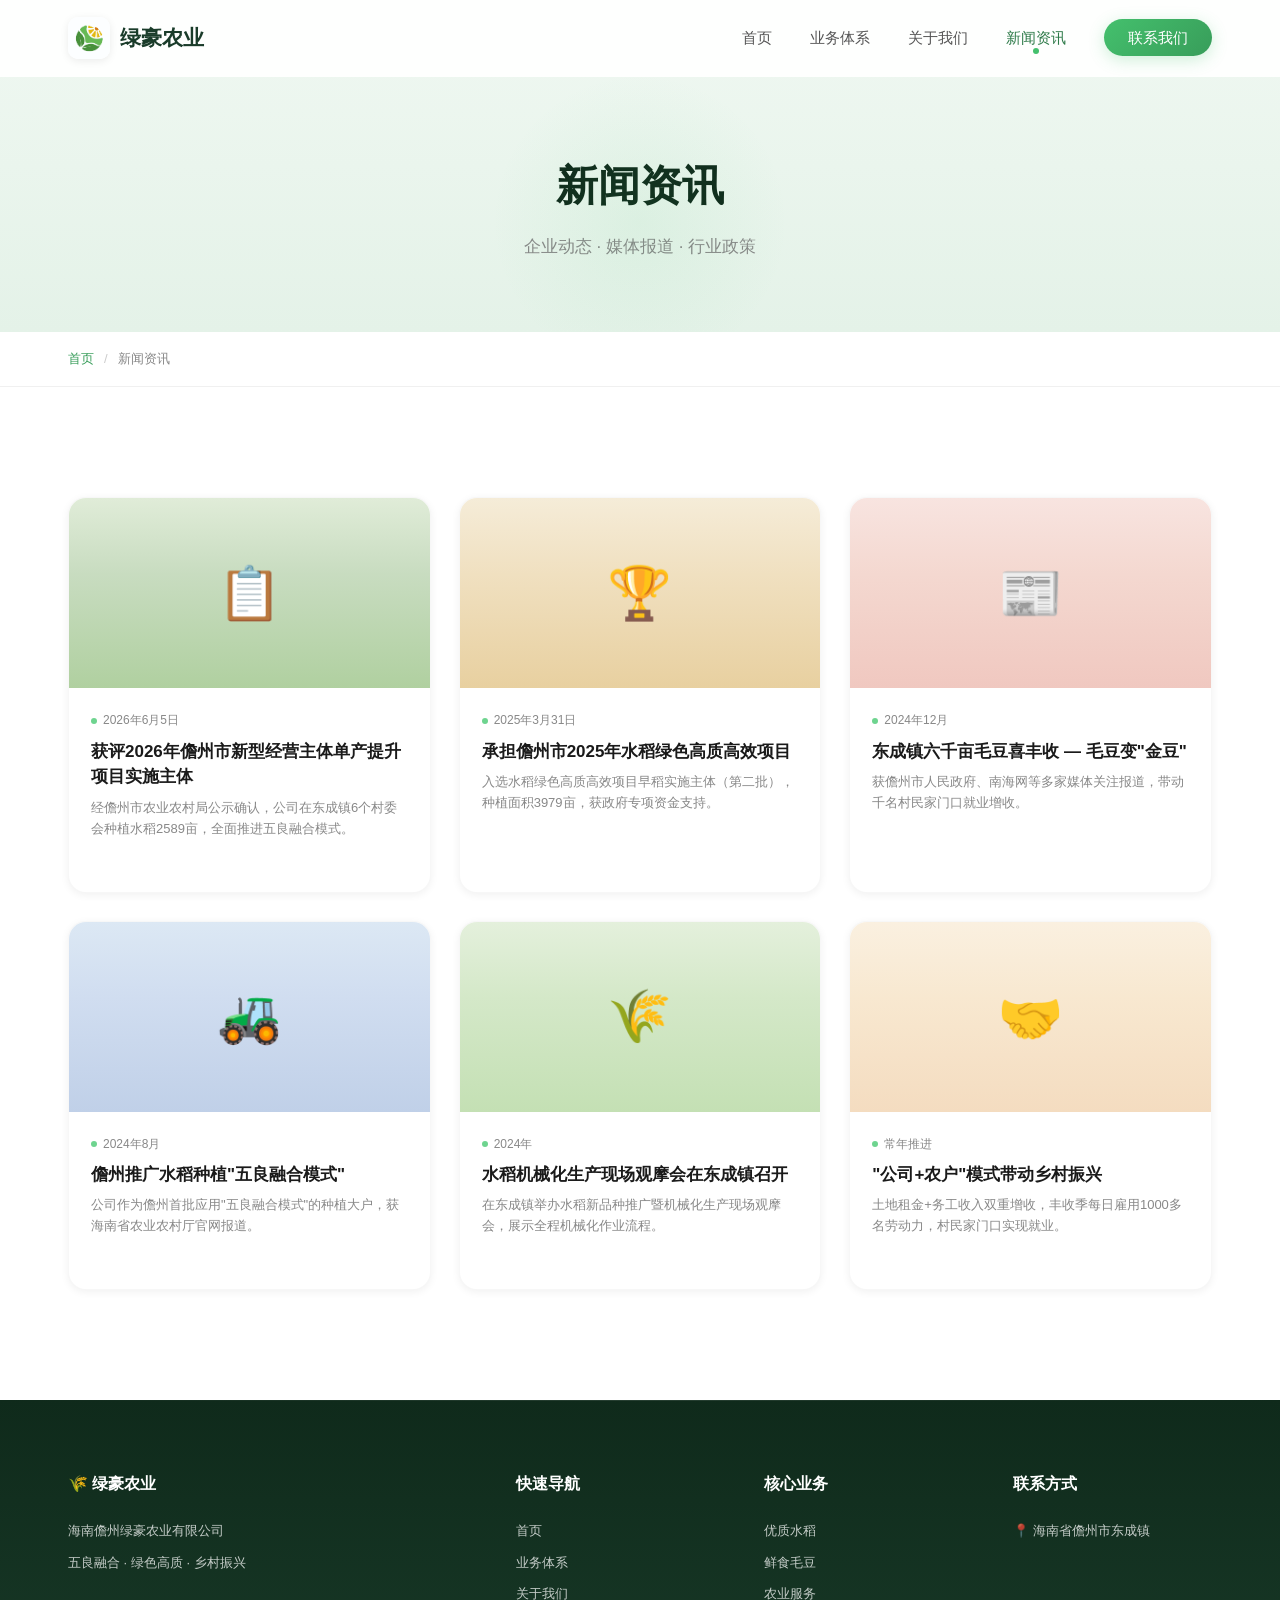
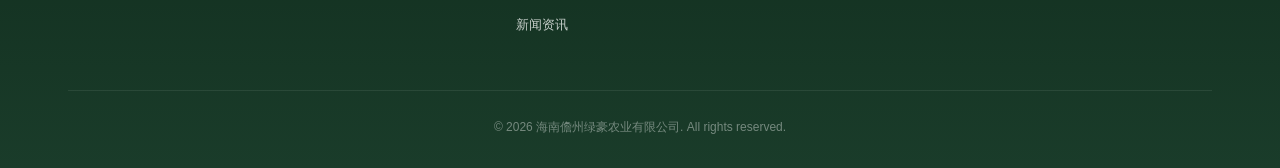
<file: news.html>
<!DOCTYPE html>
<html lang="zh-CN">
<head>
<meta charset="UTF-8">
<meta name="viewport" content="width=device-width,initial-scale=1.0,maximum-scale=1.0,user-scalable=no">
<title>新闻资讯 — 海南儋州绿豪农业有限公司</title>
<link rel="stylesheet" href="css/style.css">
<style>
.modal-overlay {
  position: fixed; inset: 0; z-index: 9999;
  background: rgba(0,0,0,0.5); backdrop-filter: blur(4px);
  display: flex; align-items: center; justify-content: center;
  opacity: 0; pointer-events: none; transition: opacity 0.3s;
}
.modal-overlay.open { opacity: 1; pointer-events: auto; }
.modal-box {
  background: white; border-radius: 20px; padding: 36px 40px;
  max-width: 700px; width: 92%; max-height: 85vh; overflow-y: auto;
  position: relative;
}
.modal-close {
  position: absolute; top: 16px; right: 20px;
  width: 36px; height: 36px; border-radius: 50%;
  border: none; background: #f0f0f0; font-size: 20px;
  cursor: pointer; display: flex; align-items: center; justify-content: center;
  transition: background 0.2s;
}
.modal-close:hover { background: #e0e0e0; }
.modal-box h2 { font-size: 22px; margin-bottom: 8px; color: var(--green-900); padding-right: 30px; }
.modal-box .modal-date { font-size: 13px; color: var(--text-light); margin-bottom: 20px; }
.modal-box .modal-body { font-size: 15px; line-height: 2.1; color: var(--text-secondary); }
.modal-box .modal-body p { margin-bottom: 14px; }
.modal-box .modal-source {
  margin-top: 20px; padding-top: 16px; border-top: 1px solid #eee;
  font-size: 12px; color: var(--text-light);
}
.modal-box .modal-source a { color: var(--green-600); text-decoration: underline; }
.news-card { cursor: pointer; position: relative; }
.news-card .read-more { font-size: 12px; color: var(--green-600); font-weight: 600; margin-top: 8px; }
</style>
</head>
<body>

<nav class="navbar" id="navbar">
  <div class="container">
    <a href="index.html" class="nav-logo">
      <img src="images/logo.jpg" alt="绿豪农业" class="logo-img">
      <span>绿豪农业</span>
    </a>
    <ul class="nav-links" id="navLinks">
      <li><a href="index.html">首页</a></li>
      <li><a href="products.html">业务体系</a></li>
      <li><a href="about.html">关于我们</a></li>
      <li><a href="news.html" class="active">新闻资讯</a></li>
      <li><a href="contact.html" class="nav-cta">联系我们</a></li>
    </ul>
    <div class="nav-toggle" id="navToggle"><span></span><span></span><span></span></div>
  </div>
</nav>

<section class="page-hero">
  <div class="container">
    <h1>新闻资讯</h1>
    <p>企业动态 · 媒体报道 · 行业政策</p>
  </div>
</section>

<div class="breadcrumb">
  <div class="container"><a href="index.html">首页</a><span>/</span>新闻资讯</div>
</div>

<section class="section">
  <div class="container">
    <div class="news-grid">

      <div class="news-card" onclick="openNews('n1')">
        <div class="img card-bg-news1">📋</div>
        <div class="info">
          <div class="date">2026年6月5日</div>
          <h3>获评2026年儋州市新型经营主体单产提升项目实施主体</h3>
          <p>经儋州市农业农村局公示确认，公司在东成镇6个村委会种植水稻2589亩，全面推进五良融合模式。</p>
          <div class="read-more">点击阅读详情 →</div>
        </div>
      </div>

      <div class="news-card" onclick="openNews('n2')">
        <div class="img card-bg-news2">🏆</div>
        <div class="info">
          <div class="date">2025年3月31日</div>
          <h3>承担儋州市2025年水稻绿色高质高效项目</h3>
          <p>入选水稻绿色高质高效项目早稻实施主体（第二批），种植面积3979亩，获政府专项资金支持。</p>
          <div class="read-more">点击阅读详情 →</div>
        </div>
      </div>

      <div class="news-card" onclick="openNews('n3')">
        <div class="img card-bg-news3">📰</div>
        <div class="info">
          <div class="date">2024年12月</div>
          <h3>东成镇六千亩毛豆喜丰收 — 毛豆变"金豆"</h3>
          <p>获儋州市人民政府、南海网等多家媒体关注报道，带动千名村民家门口就业增收。</p>
          <div class="read-more">点击阅读详情 →</div>
        </div>
      </div>

      <div class="news-card" onclick="openNews('n4')">
        <div class="img card-bg-news4">🚜</div>
        <div class="info">
          <div class="date">2024年8月</div>
          <h3>儋州推广水稻种植"五良融合模式"</h3>
          <p>公司作为儋州首批应用"五良融合模式"的种植大户，获海南省农业农村厅官网报道。</p>
          <div class="read-more">点击阅读详情 →</div>
        </div>
      </div>

      <div class="news-card" onclick="openNews('n5')">
        <div class="img card-bg-news5">🌾</div>
        <div class="info">
          <div class="date">2024年</div>
          <h3>水稻机械化生产现场观摩会在东成镇召开</h3>
          <p>在东成镇举办水稻新品种推广暨机械化生产现场观摩会，展示全程机械化作业流程。</p>
          <div class="read-more">点击阅读详情 →</div>
        </div>
      </div>

      <div class="news-card" onclick="openNews('n6')">
        <div class="img card-bg-news6">🤝</div>
        <div class="info">
          <div class="date">常年推进</div>
          <h3>"公司+农户"模式带动乡村振兴</h3>
          <p>土地租金+务工收入双重增收，丰收季每日雇用1000多名劳动力，村民家门口实现就业。</p>
          <div class="read-more">点击阅读详情 →</div>
        </div>
      </div>

    </div>
  </div>
</section>

<!-- 详情弹窗 -->
<div class="modal-overlay" id="modalOverlay" onclick="closeNews(event)">
  <div class="modal-box" id="modalBox" onclick="event.stopPropagation()">
    <button class="modal-close" onclick="closeNews()">&times;</button>
    <h2 id="modalTitle"></h2>
    <div class="modal-date" id="modalDate"></div>
    <div class="modal-body" id="modalBody"></div>
    <div class="modal-source" id="modalSource"></div>
  </div>
</div>

<footer class="footer">
  <div class="container">
    <div class="footer-grid">
      <div><h4>🌾 绿豪农业</h4><p>海南儋州绿豪农业有限公司<br>五良融合 · 绿色高质 · 乡村振兴</p></div>
      <div><h4>快速导航</h4><p><a href="index.html">首页</a></p><p><a href="products.html">业务体系</a></p><p><a href="about.html">关于我们</a></p><p><a href="news.html">新闻资讯</a></p></div>
      <div><h4>核心业务</h4><p><a href="products.html">优质水稻</a></p><p><a href="products.html">鲜食毛豆</a></p><p><a href="products.html">农业服务</a></p></div>
      <div><h4>联系方式</h4><p>📍 海南省儋州市东成镇</p></div>
    </div>
    <div class="footer-bottom">&copy; 2026 海南儋州绿豪农业有限公司. All rights reserved.</div>
  </div>
</footer>

<script src="js/main.js"></script>
<script>
const newsData = {
  n1: {
    title: '获评2026年儋州市新型经营主体单产提升项目实施主体',
    date: '2026年6月5日',
    body: `<p>2026年6月5日，儋州市农业农村局发布<b>《关于2026年儋州市新型经营主体单产提升行动项目实施主体确认公示》</b>，海南儋州绿豪农业有限公司正式获评项目实施主体。</p>
<p><b>项目概况：</b></p>
<p>🌾 实施地点：东成镇寨脚村委会等<b>6个村委会</b></p>
<p>📐 种植面积：水稻<b>2589亩</b></p>
<p>🎯 项目目标：提升水稻单产水平，推广五良融合模式</p>
<p>获得该项目认定，标志着公司水稻种植的规模和技术水平获得政府认可。公司将全面应用<b>"良种、良田、良法、良机、良制"五良融合模式</b>，实现从传统农业向现代农业的转型升级。</p>
<p>这也是公司继2025年水稻绿色高质高效项目之后，连续第二年获得政府农业项目认定。</p>`,
    source: '来源：儋州市人民政府官网 — 市农业农村局公示文件'
  },
  n2: {
    title: '承担儋州市2025年水稻绿色高质高效项目',
    date: '2025年3月31日',
    body: `<p>2025年3月31日，儋州市农业农村局发布<b>《关于儋州市2025年水稻绿色高质高效项目早稻实施主体（第二批）的公示》</b>，海南儋州绿豪农业有限公司入选第二批实施主体。</p>
<p><b>项目概况：</b></p>
<p>🌾 早稻种植面积：<b>3979亩</b></p>
<p>💰 获政府专项资金支持</p>
<p>📋 项目要求：推广绿色种植技术、提升水稻品质和产量</p>
<p>该项目是农业部在全国范围内推广的<b>绿色高质高效行动</b>的一部分，旨在通过推广优良品种、集成高产技术、推进绿色生产，实现粮食作物的高质量发展。公司入选该项目，充分体现了在规模化水稻种植方面的实力和示范效应。</p>`,
    source: '来源：儋州市人民政府官网 — 市农业农村局公示文件'
  },
  n3: {
    title: '东成镇六千亩毛豆喜丰收 — 毛豆变"金豆"',
    date: '2024年12月',
    body: `<p>2024年12月，海南儋州绿豪农业有限公司的毛豆种植基地迎来丰收季。儋州市人民政府、南海网、南国都市报、儋州市融媒体中心等<b>多家媒体</b>对此进行了专题报道。</p>
<p><b>丰收数据：</b></p>
<p>🫘 种植面积：约<b>5600亩</b>，覆盖高荣村、番陈村、书村村等<b>7个村庄</b></p>
<p>📈 亩产：约<b>1300斤</b></p>
<p>💰 收购价：<b>5-6元/斤</b>，每亩收益超6000元</p>
<p>🚛 销售市场：产品远销<b>武汉、长沙、上海</b>等全国各地</p>
<p>👷 带动就业：丰收季每日雇用<b>1000多名</b>劳动力</p>
<p>公司采用一年两季的"<b>稻豆轮作</b>"模式，毛豆收完种水稻，使土地得到了充分利用，改良了土壤结构，减少了病虫害发生。这一模式被媒体誉为"<b>毛豆变金豆</b>"，成为东成镇乡村振兴的典范案例。</p>`,
    source: '来源：儋州市人民政府官网、南海网、南国都市报等综合报道'
  },
  n4: {
    title: '儋州推广水稻种植"五良融合模式"',
    date: '2024年8月',
    body: `<p>2024年8月，海南省农业农村厅官网发布报道《儋州推广水稻种植"五良融合模式"，助力农业现代化》，对海南儋州绿豪农业有限公司作为<b>儋州首批应用"五良融合模式"的种植大户</b>进行了报道。</p>
<p><b>五良融合模式详解：</b></p>
<p>🌱 <b>良种</b> — 推广特优9068、玖里香、玮两钰占、美两优秋香等优质高产水稻品种</p>
<p>🌍 <b>良田</b> — 稻豆轮作改良土壤，建设高标准农田</p>
<p>📐 <b>良法</b> — 科学种植规范，绿色防控技术，精准施肥灌溉</p>
<p>🚜 <b>良机</b> — 机耕、机插、无人机施肥喷药、机收，全程机械化作业</p>
<p>🏛️ <b>良制</b> — "公司+农户"组织模式，标准化管理制度</p>
<p>报道指出，公司作为儋州规模化的种植企业，在水稻新品种推广和机械化生产方面发挥了重要的<b>示范引领作用</b>。</p>`,
    source: '来源：海南省农业农村厅官网（agri.hainan.gov.cn）'
  },
  n5: {
    title: '水稻机械化生产现场观摩会在东成镇召开',
    date: '2024年',
    body: `<p>2024年，海南儋州绿豪农业有限公司在东成镇举办了<b>水稻新品种推广暨机械化生产现场观摩会</b>。</p>
<p><b>观摩会亮点：</b></p>
<p>🌱 <b>机耕机插演示</b> — 现场展示机械化整地和水稻机插作业，效率比人工提升数倍</p>
<p>🚁 <b>无人机植保演示</b> — 植保无人机精准施肥和喷药作业，大幅降低人力成本，提高农药利用率</p>
<p>🚜 <b>机械化收割展示</b> — 大型收割机现场作业，缩短收获周期，减少粮食损耗</p>
<p>📊 <b>新品种推介</b> — 展示多个优质水稻品种的田间表现，为周边农户提供品种选择参考</p>
<p>观摩会吸引了周边种植大户、农业合作社代表、农业技术人员以及政府相关部门负责人参加。公司负责人介绍了<b>"五良融合"</b>实践经验，为推动儋州水稻生产全程机械化起到了积极的示范作用。</p>`
  },
  n6: {
    title: '"公司+农户"模式带动乡村振兴',
    date: '常年推进',
    body: `<p>海南儋州绿豪农业有限公司始终坚持<b>"公司+农户"</b>经营模式，在儋州市东成镇7个村庄开展规模化农业种植，探索出一条企业与农户共赢的乡村振兴之路。</p>
<p><b>双增收模式：</b></p>
<p>💰 <b>土地租金收入</b> — 公司承租村民土地，每年支付稳定租金，让农户有保底收入。即使不参与劳动，村民也能获得稳定的土地收益。</p>
<p>👷 <b>务工收入</b> — 丰收季每日雇用<b>1000多名</b>劳动力从事采收、分拣、包装等工作，村民在家门口就能就业，兼顾家庭与收入。</p>
<p><b>科学种植模式：</b></p>
<p>🔄 <b>稻豆轮作</b> — 毛豆收完种水稻，一年两季，土地不闲置，农民全年有活干。这种模式不仅提高土地利用率，还能改良土壤、减少病虫害。</p>
<p>🚜 <b>全程机械化</b> — 机耕、机插、无人机植保、机收，大幅提升生产效率，降低劳动强度。</p>
<p><b>社会效益：</b></p>
<p>公司通过规模化、标准化、现代化的农业经营，不仅创造了可观的经济效益，更带动了周边村庄的劳动力就业和农民增收，成为儋州市<b>农业龙头企业</b>和<b>乡村振兴的典范案例</b>，多次获得政府项目认定和媒体报道。</p>`
  }
};

function openNews(id) {
  const d = newsData[id];
  if (!d) return;
  document.getElementById('modalTitle').textContent = d.title;
  document.getElementById('modalDate').textContent = d.date;
  document.getElementById('modalBody').innerHTML = d.body;
  document.getElementById('modalSource').innerHTML = d.source || '';
  document.getElementById('modalOverlay').classList.add('open');
  document.body.style.overflow = 'hidden';
}

function closeNews(e) {
  if (e && e.target !== document.getElementById('modalOverlay')) return;
  document.getElementById('modalOverlay').classList.remove('open');
  document.body.style.overflow = '';
}

document.addEventListener('keydown', e => {
  if (e.key === 'Escape') closeNews();
});
</script>
</body>
</html>
</file>
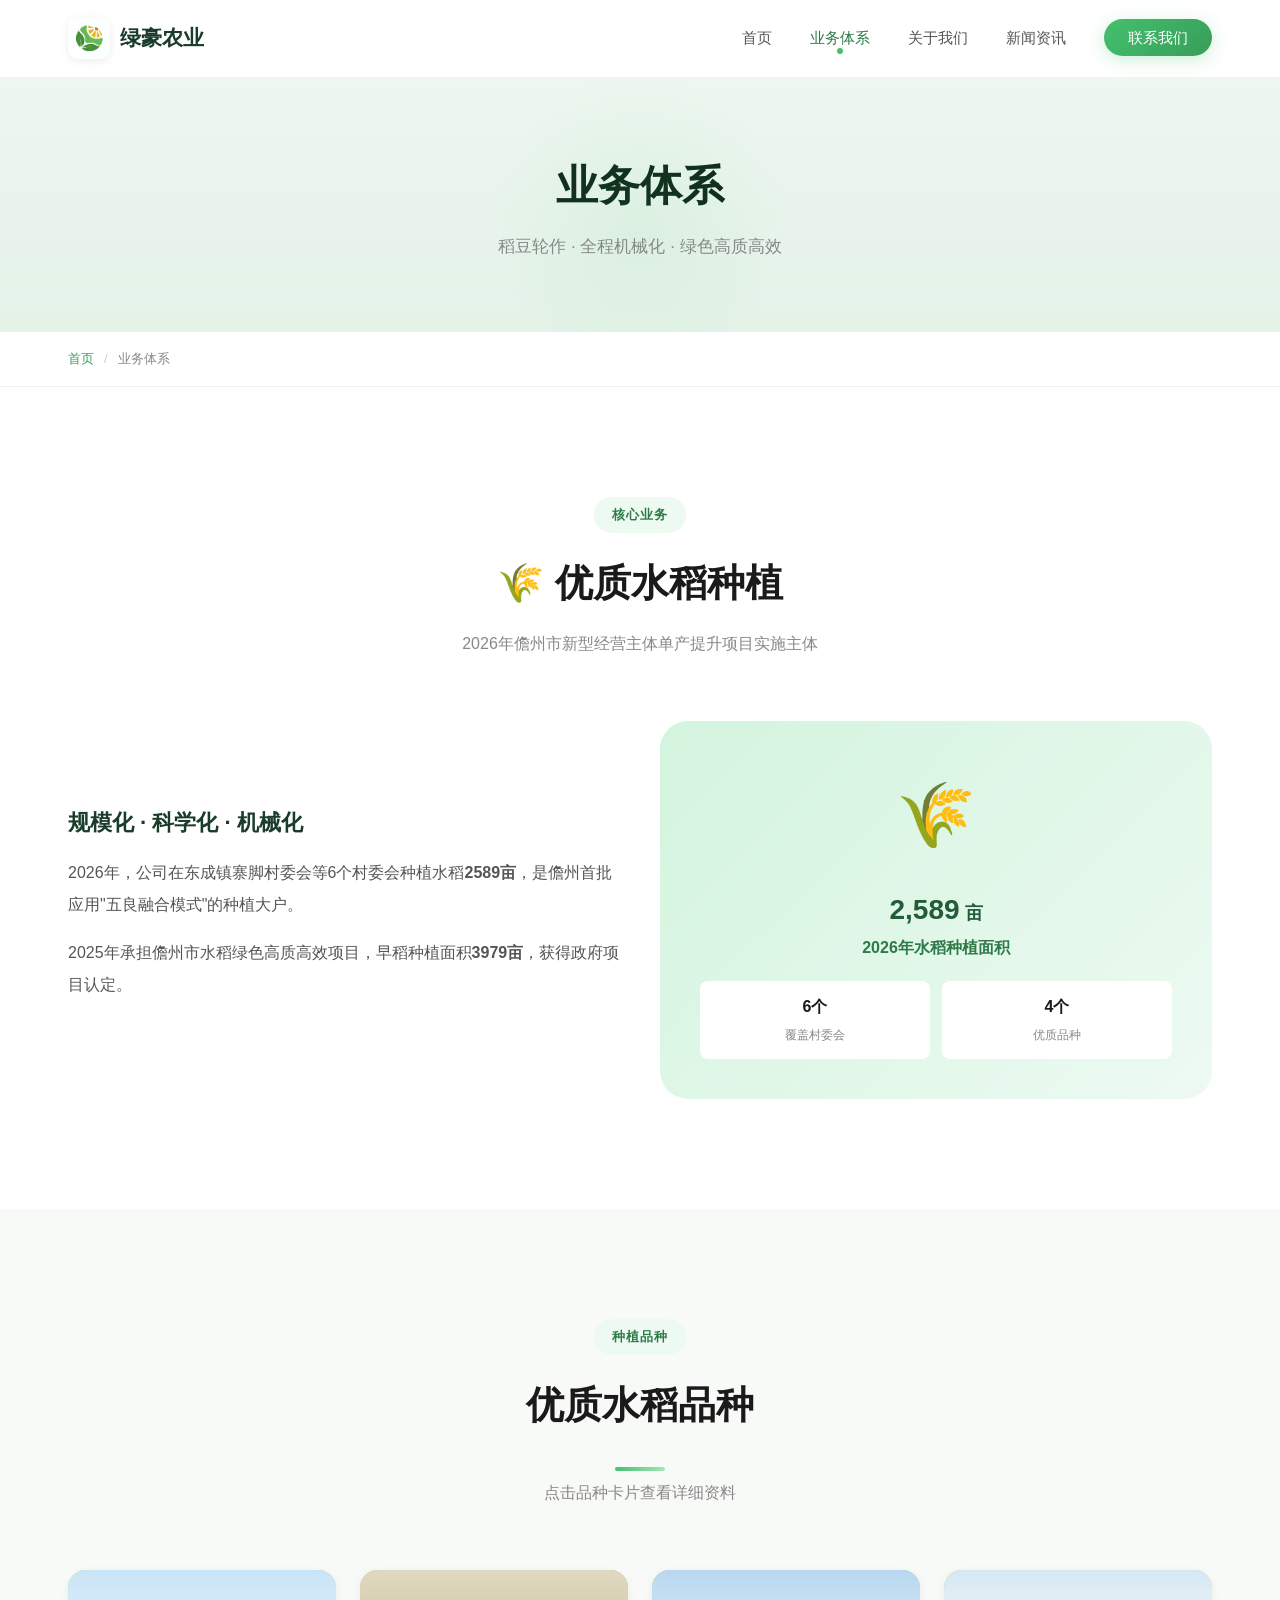
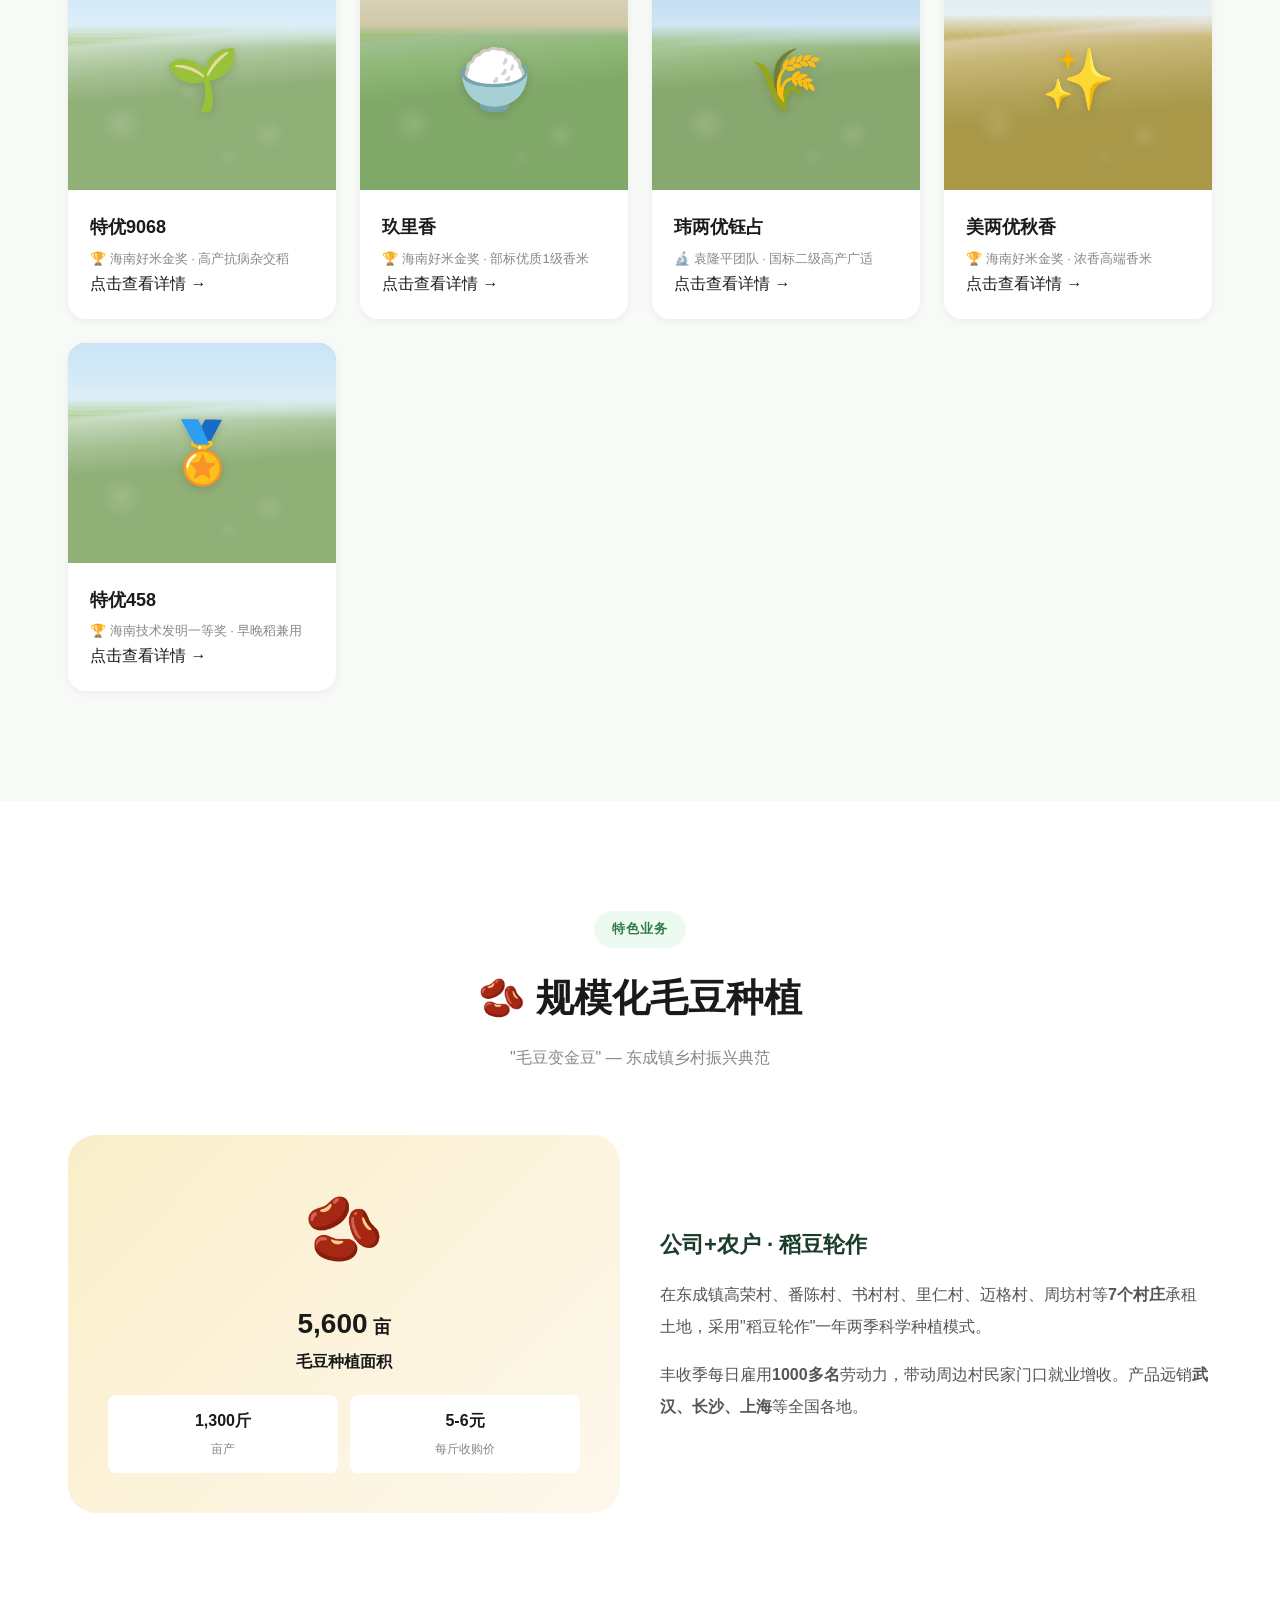
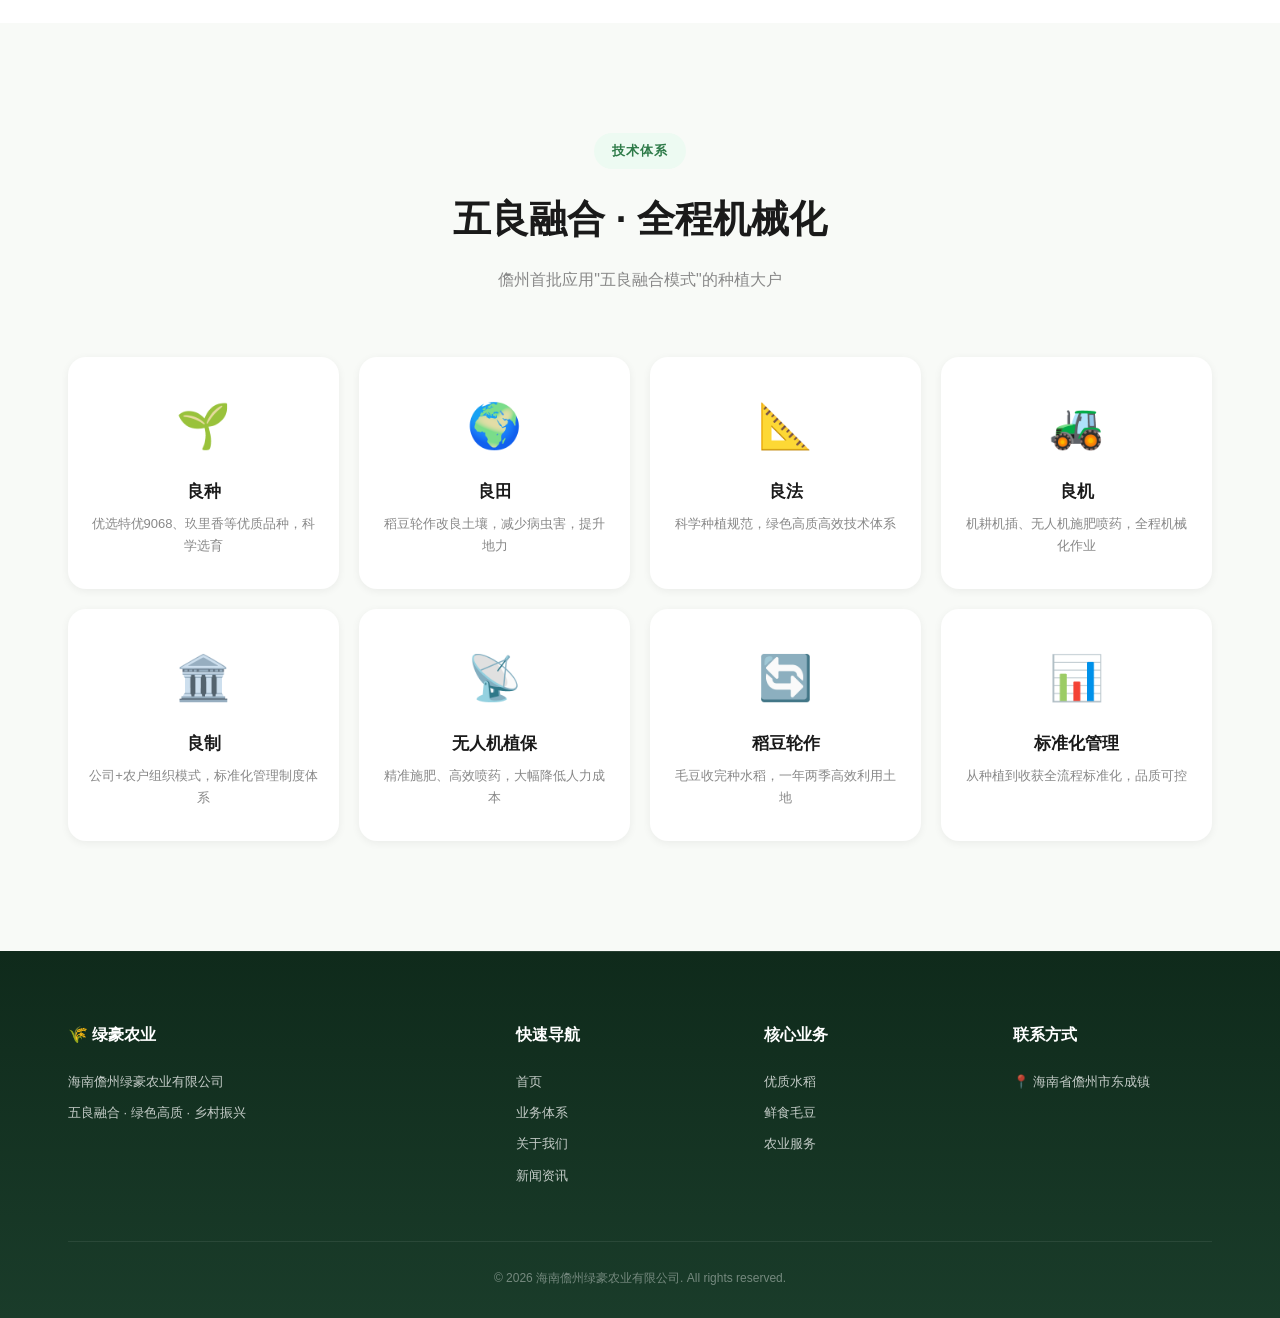
<file: products.html>
<!DOCTYPE html>
<html lang="zh-CN">
<head>
<meta charset="UTF-8">
<meta name="viewport" content="width=device-width,initial-scale=1.0,maximum-scale=1.0,user-scalable=no">
<title>业务体系 — 海南儋州绿豪农业有限公司</title>
<link rel="stylesheet" href="css/style.css">
</head>
<body>

<nav class="navbar" id="navbar">
  <div class="container">
    <a href="index.html" class="nav-logo">
      <img src="images/logo.jpg" alt="绿豪农业" class="logo-img">
      <span>绿豪农业</span>
    </a>
    <ul class="nav-links" id="navLinks">
      <li><a href="index.html">首页</a></li>
      <li><a href="products.html" class="active">业务体系</a></li>
      <li><a href="about.html">关于我们</a></li>
      <li><a href="news.html">新闻资讯</a></li>
      <li><a href="contact.html" class="nav-cta">联系我们</a></li>
    </ul>
    <div class="nav-toggle" id="navToggle"><span></span><span></span><span></span></div>
  </div>
</nav>

<section class="page-hero">
  <div class="container">
    <h1>业务体系</h1>
    <p>稻豆轮作 · 全程机械化 · 绿色高质高效</p>
  </div>
</section>

<div class="breadcrumb">
  <div class="container">
    <a href="index.html">首页</a><span>/</span>业务体系
  </div>
</div>

<!-- 水稻 -->
<section class="section">
  <div class="container">
    <div class="section-header">
      <span class="tag">核心业务</span>
      <h2>🌾 优质水稻种植</h2>
      <p>2026年儋州市新型经营主体单产提升项目实施主体</p>
    </div>
    <div style="display:grid;grid-template-columns:1fr 1fr;gap:40px;align-items:center;">
      <div>
        <h3 style="font-size:22px;margin-bottom:16px;color:var(--green-900);">规模化 · 科学化 · 机械化</h3>
        <p style="color:var(--text-secondary);line-height:2;margin-bottom:16px;">
          2026年，公司在东成镇寨脚村委会等6个村委会种植水稻<b>2589亩</b>，是儋州首批应用"五良融合模式"的种植大户。
        </p>
        <p style="color:var(--text-secondary);line-height:2;margin-bottom:16px;">
          2025年承担儋州市水稻绿色高质高效项目，早稻种植面积<b>3979亩</b>，获得政府项目认定。
        </p>
      </div>
      <div style="background:linear-gradient(135deg, var(--green-200), var(--green-100));border-radius:var(--radius-lg);padding:40px;text-align:center;">
        <div style="font-size:64px;margin-bottom:16px;">🌾</div>
        <div style="font-size:28px;font-weight:800;color:var(--green-800);">2,589<span style="font-size:18px;"> 亩</span></div>
        <div style="color:var(--green-700);font-weight:600;">2026年水稻种植面积</div>
        <div style="margin-top:20px;display:grid;grid-template-columns:1fr 1fr;gap:12px;text-align:center;">
          <div style="background:white;padding:12px;border-radius:8px;"><b>6个</b><br><span style="font-size:12px;color:var(--text-light);">覆盖村委会</span></div>
          <div style="background:white;padding:12px;border-radius:8px;"><b>4个</b><br><span style="font-size:12px;color:var(--text-light);">优质品种</span></div>
        </div>
      </div>
    </div>
  </div>
</section>

<!-- 品种 -->
<section class="section" style="background:var(--bg-light);">
  <div class="container">
    <div class="section-header">
      <span class="tag">种植品种</span>
      <h2>优质水稻品种</h2>
      <div class="title-accent"></div>
      <p>点击品种卡片查看详细资料</p>
    </div>
    <div class="products-grid">
      <div class="product-card" onclick="openVariety('teyou9068')">
        <div class="img card-bg-rice"><div class="emoji">🌱</div></div>
        <div class="info"><h3>特优9068</h3><p>🏆 海南好米金奖 · 高产抗病杂交稻</p><span class="read-more">点击查看详情 →</span></div>
      </div>
      <div class="product-card" onclick="openVariety('jiulixiang')">
        <div class="img card-bg-village"><div class="emoji">🍚</div></div>
        <div class="info"><h3>玖里香</h3><p>🏆 海南好米金奖 · 部标优质1级香米</p><span class="read-more">点击查看详情 →</span></div>
      </div>
      <div class="product-card" onclick="openVariety('weiliangyuzhan')">
        <div class="img card-bg-machine"><div class="emoji">🌾</div></div>
        <div class="info"><h3>玮两优钰占</h3><p>🔬 袁隆平团队 · 国标二级高产广适</p><span class="read-more">点击查看详情 →</span></div>
      </div>
      <div class="product-card" onclick="openVariety('meiliangyou')">
        <div class="img card-bg-soybean"><div class="emoji">✨</div></div>
        <div class="info"><h3>美两优秋香</h3><p>🏆 海南好米金奖 · 浓香高端香米</p><span class="read-more">点击查看详情 →</span></div>
      </div>
      <div class="product-card" onclick="openVariety('teyou458')">
        <div class="img card-bg-rice"><div class="emoji">🏅</div></div>
        <div class="info"><h3>特优458</h3><p>🏆 海南技术发明一等奖 · 早晚稻兼用</p><span class="read-more">点击查看详情 →</span></div>
      </div>
    </div>
  </div>
</section>

<!-- 品种详情弹窗 -->
<div class="modal-overlay" id="varietyOverlay" onclick="closeVariety(event)">
  <div class="modal-box" id="varietyBox" onclick="event.stopPropagation()">
    <button class="modal-close" onclick="closeVariety()">&times;</button>
    <h2 id="vTitle"></h2>
    <div class="modal-date" id="vSubtitle"></div>
    <div class="modal-body" id="vBody"></div>
    <div class="modal-source" id="vSource"></div>
  </div>
</div>

<!-- 毛豆 -->
<section class="section">
  <div class="container">
    <div class="section-header">
      <span class="tag">特色业务</span>
      <h2>🫘 规模化毛豆种植</h2>
      <p>"毛豆变金豆" — 东成镇乡村振兴典范</p>
    </div>
    <div style="display:grid;grid-template-columns:1fr 1fr;gap:40px;align-items:center;">
      <div style="background:linear-gradient(135deg, var(--gold-200), var(--gold-100));border-radius:var(--radius-lg);padding:40px;text-align:center;">
        <div style="font-size:64px;margin-bottom:16px;">🫘</div>
        <div style="font-size:28px;font-weight:800;color:var(--earth-600);">5,600<span style="font-size:18px;"> 亩</span></div>
        <div style="color:var(--earth-400);font-weight:600;">毛豆种植面积</div>
        <div style="margin-top:20px;display:grid;grid-template-columns:1fr 1fr;gap:12px;text-align:center;">
          <div style="background:white;padding:12px;border-radius:8px;"><b>1,300斤</b><br><span style="font-size:12px;color:var(--text-light);">亩产</span></div>
          <div style="background:white;padding:12px;border-radius:8px;"><b>5-6元</b><br><span style="font-size:12px;color:var(--text-light);">每斤收购价</span></div>
        </div>
      </div>
      <div>
        <h3 style="font-size:22px;margin-bottom:16px;color:var(--green-900);">公司+农户 · 稻豆轮作</h3>
        <p style="color:var(--text-secondary);line-height:2;margin-bottom:16px;">
          在东成镇高荣村、番陈村、书村村、里仁村、迈格村、周坊村等<b>7个村庄</b>承租土地，采用"稻豆轮作"一年两季科学种植模式。
        </p>
        <p style="color:var(--text-secondary);line-height:2;">
          丰收季每日雇用<b>1000多名</b>劳动力，带动周边村民家门口就业增收。产品远销<b>武汉、长沙、上海</b>等全国各地。
        </p>
      </div>
    </div>
  </div>
</section>

<!-- 五良融合 -->
<section class="section" style="background:var(--bg-light);">
  <div class="container">
    <div class="section-header">
      <span class="tag">技术体系</span>
      <h2>五良融合 · 全程机械化</h2>
      <p>儋州首批应用"五良融合模式"的种植大户</p>
    </div>
    <div class="values-grid">
      <div class="value-card">
        <div class="icon">🌱</div>
        <h4>良种</h4>
        <p>优选特优9068、玖里香等优质品种，科学选育</p>
      </div>
      <div class="value-card">
        <div class="icon">🌍</div>
        <h4>良田</h4>
        <p>稻豆轮作改良土壤，减少病虫害，提升地力</p>
      </div>
      <div class="value-card">
        <div class="icon">📐</div>
        <h4>良法</h4>
        <p>科学种植规范，绿色高质高效技术体系</p>
      </div>
      <div class="value-card">
        <div class="icon">🚜</div>
        <h4>良机</h4>
        <p>机耕机插、无人机施肥喷药，全程机械化作业</p>
      </div>
      <div class="value-card">
        <div class="icon">🏛️</div>
        <h4>良制</h4>
        <p>公司+农户组织模式，标准化管理制度体系</p>
      </div>
      <div class="value-card">
        <div class="icon">📡</div>
        <h4>无人机植保</h4>
        <p>精准施肥、高效喷药，大幅降低人力成本</p>
      </div>
      <div class="value-card">
        <div class="icon">🔄</div>
        <h4>稻豆轮作</h4>
        <p>毛豆收完种水稻，一年两季高效利用土地</p>
      </div>
      <div class="value-card">
        <div class="icon">📊</div>
        <h4>标准化管理</h4>
        <p>从种植到收获全流程标准化，品质可控</p>
      </div>
    </div>
  </div>
</section>

<footer class="footer">
  <div class="container">
    <div class="footer-grid">
      <div><h4>🌾 绿豪农业</h4><p>海南儋州绿豪农业有限公司<br>五良融合 · 绿色高质 · 乡村振兴</p></div>
      <div><h4>快速导航</h4><p><a href="index.html">首页</a></p><p><a href="products.html">业务体系</a></p><p><a href="about.html">关于我们</a></p><p><a href="news.html">新闻资讯</a></p></div>
      <div><h4>核心业务</h4><p><a href="products.html">优质水稻</a></p><p><a href="products.html">鲜食毛豆</a></p><p><a href="products.html">农业服务</a></p></div>
      <div><h4>联系方式</h4><p>📍 海南省儋州市东成镇</p></div>
    </div>
    <div class="footer-bottom">&copy; 2026 海南儋州绿豪农业有限公司. All rights reserved.</div>
  </div>
</footer>

<script src="js/main.js"></script>
<script>
const varieties = {
  teyou9068: {
    title: '特优9068 — 海南好米金奖品种',
    subtitle: '籼型三系杂交水稻 | 选育：广东华茂高科 × 广东农科院水稻所 | 粤审稻20210028',
    body: `<p><b>品种概况：</b>感温型籼型三系杂交水稻，亲本为龙特浦A×广恢9068。2021年广东省审定，获评<b>"海南好米"金奖品种</b>，三亚市农业主导品种。</p>
<p><b>🌾 特征特性：</b></p>
<p>• 全生育期：早造123~128天，与深两优58香油占相当</p>
<p>• 株高104.5~113.8cm，株型中集，分蘖力中等，抗倒力中强</p>
<p>• 穗长21.5~21.6cm，每穗总粒136~138粒，结实率85.6%以上</p>
<p>• 千粒重26.9~27.9克，粒型较大</p>
<p><b>🛡️ 抗病性：</b>抗稻瘟病（叶瘟1.8级，穗瘟1.5~3.0级），中抗白叶枯病</p>
<p><b>📊 产量表现：</b>广东区试平均亩产446~508kg，生产试验515kg，海南示范测产<b>572.6kg</b></p>
<p><b>🍚 米质：</b>整精米率53.7%~57.9%，直链淀粉21.5%~22.6%，长宽比2.3~2.5</p>
<p><b>💡 种植优势：</b>常规栽培管理即可，无需特殊管理，适合机械化种植。田间长势旺盛，叶色绿、叶姿直，成穗率高，熟色好。</p>`,
    source: '来源：广东省农业科学院、中国水稻品种数据库 (ricedata.cn)'
  },
  jiulixiang: {
    title: '玖里香 — 部标优质1级浓香型丝苗米',
    subtitle: '籼型常规水稻 | 选育：中国种子集团 × 广东农科院水稻所 | 琼审稻2023011',
    body: `<p><b>品种概况：</b>籼型常规水稻，亲本为南泰香占×南桂占。2023年海南审定，2024年国家审定，2025年广东审定。获评<b>第五届"海南好米"金奖</b>。</p>
<p><b>🌾 特征特性：</b></p>
<p>• 全生育期：广东晚造110~113天，海南晚造108~121天</p>
<p>• 株高102~106cm，株型中集，分蘖力中等</p>
<p>• 穗长22.5~23.4cm，每穗总粒133~140粒，结实率87%~91%</p>
<p>• 千粒重21.3~21.4克</p>
<p><b>🍚 米质亮点（部标优质1级）：</b></p>
<p>• <b>垩白度接近0%</b>（0.0%~0.2%），米粒晶莹剔透</p>
<p>• 长宽比4.2~4.3，典型丝苗米外观</p>
<p>• 香味物质2-AP含量<b>146~214 μg/kg</b>，香气浓郁持久</p>
<p>• 食味品鉴分<b>86.6分</b>，米饭颗粒分明、软硬适中、有嚼劲</p>
<p>• 直链淀粉15.6%，胶稠度66~74mm</p>
<p><b>📊 产量表现：</b>广东区试平均亩产420~443kg，比对照美香占2号<b>增产9%~11%</b></p>
<p><b>🛡️ 抗性：</b>抗稻瘟病强，抗倒伏，耐寒中强。注意防治白叶枯病和褐飞虱</p>`,
    source: '来源：广东省农业农村厅、国家农作物品种审定委员会、中国水稻品种数据库'
  },
  weiliangyuzhan: {
    title: '玮两优钰占 — 袁隆平团队国审超级稻',
    subtitle: '籼型两系杂交水稻 | 选育：袁隆平农业高科技股份有限公司 | 国审稻20232005',
    body: `<p><b>品种概况：</b>由<b>袁隆平农业高科技股份有限公司</b>培育的籼型两系杂交水稻，亲本为华玮338S×钰占。通过国家审定（多区域）、广西审定、贵州审定等，入选<b>2025年百项重大农业科技成果</b>。</p>
<p><b>🌾 特征特性（华南早晚稻）：</b></p>
<p>• 早稻全生育期126.9天，株高118.8cm，穗长24.4cm</p>
<p>• 每穗总粒143~158粒，千粒重24.9~25.8克</p>
<p>• 晚稻全生育期117.7天，比对照吉丰优1002早熟1天</p>
<p>• 分蘖力强，亩有效穗16.7~19.1万穗</p>
<p><b>📊 产量表现：</b></p>
<p>• 华南早稻区试平均亩产<b>525.8kg</b>，晚稻503kg</p>
<p>• 长江上游中稻平均亩产<b>653.3kg</b></p>
<p>• 长江中下游中稻平均亩产<b>637.4kg</b>（比对照增产4.9%）</p>
<p><b>🍚 米质（国标二级）：</b>整精米率61.8%~67.8%，垩白度1.7%~3.0%，直链淀粉16.0%~16.4%，胶稠度60~69mm，透明度1级</p>
<p><b>🛡️ 抗性：</b>中抗稻瘟病，耐热性较强。注意防治白叶枯病和稻飞虱</p>
<p><b>💡 亮点：</b>适应性极广，覆盖华南、长江上游、长江中下游三大稻区。2025年入选全国百项重大农业科技成果，是袁隆平农业高科近年主推的明星品种。</p>`,
    source: '来源：国家农作物品种审定委员会、袁隆平农业高科技股份有限公司、中国水稻品种数据库'
  },
  teyou458: {
    title: '特优458 — 海南省技术发明一等奖品种（曾用名：绿丰优458）',
    subtitle: '籼型三系杂交水稻 | 选育：海南省农科院粮食作物研究所 | 琼审稻2010015',
    body: '<p><b>品种概况：</b>籼型感温三系杂交水稻，亲本龙特甫A×R458。2010年海南审定，2021年扩季审定为<b>早晚稻兼用品种</b>。2023年入选<b>海南省农业主导品种</b>，是海南自主选育早稻播种面积最大的组合。荣获<b>2020年度海南省技术发明一等奖</b>。</p><p><b>🌾 特征：</b>全生育期121~142天，株高105cm，穗长20.8cm，亩有效穗18.85万。每穗123粒，结实率<b>90.7%</b>，千粒重26.7克。耐热、耐荫、抗稻瘟病，具较好耐盐性。</p><p><b>📊 产量：</b>早造区试亩产<b>500~515kg</b>，生产试验亩产<b>526kg</b>。高产田块可达<b>750kg/亩以上</b>。2025年绿豪农业示范区种植374.5亩。</p><p><b>💡 优势：</b>结实率极高（90%+），适应性广，已在文昌、定安、琼海、儋州、昌江等大面积推广，推广至广东、广西。</p>',
    source: '来源：海南省科技厅、海南省农业科学院、中国水稻品种数据库'
  },
  meiliangyou: {
    title: '美两优秋香 — 海南好米金奖浓香高端品种',
    subtitle: '籼型两系杂交水稻 | 选育：广州优能达稻米科技 | 琼审稻2023003',
    body: `<p><b>品种概况：</b>籼型两系杂交水稻，亲本为美香93S×优能秋香。2023年海南省审定，连续多年获评<b>"海南好米"金奖品种</b>，三亚市农业主导品种，被用于打造"月月鲜米"高端品牌。</p>
<p><b>🌾 特征特性：</b></p>
<p>• 全生育期：海南晚造109~120天，平均约115天</p>
<p>• 株高106cm，穗长23.3cm</p>
<p>• 亩有效穗18.25万，每穗总粒135.9粒</p>
<p>• 千粒重22.3克，结实率77.4%</p>
<p><b>🍚 米质亮点：</b></p>
<p>• <b>纯米香味非常浓郁</b>，食味品质突出</p>
<p>• 直链淀粉15.5%，软糯中不失嚼劲</p>
<p>• 吃后润味甘甜，营养成分高</p>
<p>• 被评为部颁优质香米2级</p>
<p><b>📊 产量表现：</b>海南晚造区试平均亩产346~449kg，属优质偏低产类型</p>
<p><b>🛡️ 抗性：</b>田间表现轻感穗颈瘟和轻感白叶枯，需注意防治</p>
<p><b>💡 市场定位：</b>虽然产量不突出，但因<b>米香浓郁、口感极佳</b>，在高端米市场中竞争力强。适合打造品牌溢价的高端香米产品。</p>`,
    source: '来源：海南省农业农村厅、广州优能达稻米科技、中国水稻品种数据库'
  }
};

function openVariety(id) {
  const v = varieties[id];
  if (!v) return;
  document.getElementById('vTitle').textContent = v.title;
  document.getElementById('vSubtitle').textContent = v.subtitle;
  document.getElementById('vBody').innerHTML = v.body;
  document.getElementById('vSource').textContent = v.source || '';
  document.getElementById('varietyOverlay').classList.add('open');
  document.body.style.overflow = 'hidden';
}

function closeVariety(e) {
  if (e && e.target !== document.getElementById('varietyOverlay')) return;
  document.getElementById('varietyOverlay').classList.remove('open');
  document.body.style.overflow = '';
}

document.addEventListener('keydown', e => {
  if (e.key === 'Escape') closeVariety();
});
</script>
</body>
</html>
</file>
<file: css/style.css>
/* ============================================
   海南儋州绿豪农业 — 旗舰版官网样式
   ============================================ */

:root {
  --green-950: #0f2a1b;
  --green-900: #1a3c2a;
  --green-800: #235c39;
  --green-700: #2d7a48;
  --green-600: #389d5a;
  --green-500: #44c06d;
  --green-400: #6ed48f;
  --green-300: #a3e6b8;
  --green-200: #d3f4de;
  --green-100: #edfaf2;
  --gold-600: #b87a1a;
  --gold-500: #d4982b;
  --gold-400: #e8b84b;
  --gold-300: #f2d68b;
  --gold-200: #faeec9;
  --gold-100: #fdf8ed;
  --text-primary: #1a1a1a;
  --text-secondary: #555;
  --text-light: #888;
  --bg-white: #ffffff;
  --bg-light: #f8faf7;
  --radius-sm: 10px;
  --radius-md: 18px;
  --radius-lg: 28px;
  --shadow-sm: 0 2px 8px rgba(0,0,0,0.06);
  --shadow-md: 0 8px 32px rgba(0,0,0,0.08);
  --shadow-lg: 0 16px 56px rgba(0,0,0,0.12);
  --shadow-gold: 0 8px 32px rgba(212,152,43,0.2);
  --font-display: 'PingFang SC', 'Microsoft YaHei', 'Noto Sans SC', sans-serif;
  --font-body: 'PingFang SC', 'Microsoft YaHei', 'Noto Sans SC', sans-serif;
}

/* ===== Reset ===== */
*,*::before,*::after{box-sizing:border-box;margin:0;padding:0}
html{scroll-behavior:smooth;overflow-x:hidden}
body{font-family:var(--font-body);color:var(--text-primary);background:var(--bg-white);line-height:1.7;-webkit-font-smoothing:antialiased;overflow-x:hidden}
a{text-decoration:none;color:inherit}
ul{list-style:none}
img{max-width:100%;display:block}
.container{max-width:1200px;margin:0 auto;padding:0 28px}

/* ===== 鼠标光晕跟随 ===== */
.cursor-glow{position:fixed;pointer-events:none;z-index:9998;width:400px;height:400px;border-radius:50%;background:radial-gradient(circle,rgba(68,192,109,0.06) 0%,transparent 70%);transform:translate(-50%,-50%);transition:opacity .3s;opacity:0}
.cursor-glow.active{opacity:1}

/* ===== 粒子背景 ===== */
.particles{position:fixed;inset:0;z-index:0;pointer-events:none}
.particle{position:absolute;border-radius:50%;animation:floatUp linear infinite;opacity:0}
@keyframes floatUp{0%{opacity:0;transform:translateY(0) rotate(0deg)}10%{opacity:1}90%{opacity:1}100%{opacity:0;transform:translateY(-100vh) rotate(720deg)}}

/* ===== Navbar ===== */
.navbar{position:fixed;top:0;left:0;right:0;z-index:1000;background:rgba(255,255,255,.92);backdrop-filter:blur(16px);border-bottom:1px solid transparent;transition:all .4s ease}
.navbar.scrolled{border-bottom-color:rgba(0,0,0,.05);box-shadow:0 2px 24px rgba(0,0,0,.06)}
.navbar .container{display:flex;align-items:center;justify-content:space-between;height:76px}
.nav-logo{display:flex;align-items:center;gap:10px;font-size:21px;font-weight:700;color:var(--green-900);font-family:var(--font-display);transition:transform .3s}
.nav-logo:hover{transform:scale(1.03)}
.nav-logo .logo-icon{width:42px;height:42px;background:linear-gradient(135deg,var(--green-500),var(--green-700));border-radius:12px;display:flex;align-items:center;justify-content:center;color:#fff;font-size:21px;box-shadow:0 4px 16px rgba(68,192,109,.3)}
.nav-logo .logo-img{width:42px;height:42px;border-radius:10px;object-fit:contain;box-shadow:0 2px 8px rgba(0,0,0,.08)}
.nav-links{display:flex;align-items:center;gap:38px}
.nav-links a{font-size:15px;color:var(--text-secondary);font-weight:500;transition:color .25s;position:relative}
.nav-links a:hover,.nav-links a.active{color:var(--green-700)}
.nav-links a.active::after{content:'';position:absolute;bottom:-8px;left:50%;transform:translateX(-50%);width:6px;height:6px;background:var(--green-500);border-radius:50%}
.nav-cta{background:linear-gradient(135deg,var(--green-500),var(--green-600));color:#fff!important;padding:10px 24px!important;border-radius:24px;transition:all .3s!important;box-shadow:0 4px 16px rgba(68,192,109,.25)}
.nav-cta:hover{transform:translateY(-2px);box-shadow:0 6px 24px rgba(68,192,109,.35)!important;background:linear-gradient(135deg,var(--green-600),var(--green-700))!important}
.nav-toggle{display:none;flex-direction:column;gap:5px;cursor:pointer;padding:4px;z-index:1001}
.nav-toggle span{width:26px;height:2px;background:var(--green-900);border-radius:2px;transition:all .3s}

/* Rice field stripe pattern */
.bg-rice-stripes {
  background-color: #e8f0e0;
  background-image:
    repeating-linear-gradient(0deg, transparent, transparent 8px, rgba(139,195,120,0.15) 8px, rgba(139,195,120,0.15) 9px),
    repeating-linear-gradient(90deg, transparent, transparent 40px, rgba(120,180,100,0.06) 40px, rgba(120,180,100,0.06) 41px);
}

/* Section wave divider */
.section-wave {
  position: absolute; left: 0; right: 0; z-index: 1; pointer-events: none;
  line-height: 0;
}
.section-wave.top { top: -2px; }
.section-wave.bottom { bottom: -2px; }
.section-wave svg { width: 100%; height: 60px; display: block; }
@media(max-width:768px){ .section-wave svg { height: 30px; } }

/* ===== Hero New: Full CSS Landscape ===== */
.hero-new{position:relative;min-height:100vh;overflow:hidden;display:flex;align-items:center}
/* Sky */
.hero-sky{position:absolute;inset:0;
  background:linear-gradient(180deg,#7eb8e0 0%,#a8d4f0 15%,#c8e4f8 30%,#dceef8 45%,#ecf4f6 60%,#f8f4ec 80%,#f0ecd8 100%);
  z-index:0}
/* Sun */
.hero-sun{position:absolute;top:8%;right:12%;width:220px;height:220px;border-radius:50%;z-index:1;pointer-events:none;
  background:radial-gradient(circle,rgba(255,248,220,.9) 0%,rgba(255,240,200,.5) 30%,rgba(255,220,150,.15) 60%,transparent 70%);
  box-shadow:0 0 100px rgba(255,240,200,.4),0 0 300px rgba(255,220,150,.15);
  animation:sunPulse 4s ease-in-out infinite}
@keyframes sunPulse{0%,100%{box-shadow:0 0 100px rgba(255,240,200,.4),0 0 300px rgba(255,220,150,.15)}50%{box-shadow:0 0 140px rgba(255,240,200,.55),0 0 360px rgba(255,220,150,.25)}}
/* Mountains */
.hero-mountains{position:absolute;bottom:30%;left:0;right:0;height:40%;z-index:2;pointer-events:none;
  background:
    /* 远山轮廓 */
    linear-gradient(178deg,transparent 0%,#b8d0a0 8%,#a0c088 12%,#90b878 15%,#88b070 18%,transparent 22%),
    linear-gradient(175deg,transparent 0%,transparent 5%,#c0d8b0 10%,#a8c898 14%,#98c088 17%,transparent 20%),
    /* 中景 */
    linear-gradient(176deg,transparent 12%,#b0c898 16%,#a0c088 20%,#90b878 24%,transparent 28%),
    linear-gradient(177deg,transparent 8%,#c8dcb8 13%,#b8d0a8 17%,#a8c898 21%,transparent 25%);
  opacity:.85}
/* Rice fields */
.hero-fields{position:absolute;bottom:0;left:0;right:0;height:35%;z-index:3;pointer-events:none;
  background:
    /* 横向田埂 */
    repeating-linear-gradient(0deg,transparent,transparent 18px,rgba(80,120,50,.18) 18px,rgba(80,120,50,.18) 19px),
    /* 纵向分割 */
    repeating-linear-gradient(90deg,transparent,transparent 80px,rgba(80,120,50,.08) 80px,rgba(80,120,50,.08) 81px),
    /* 稻田颜色 */
    linear-gradient(0deg,#5a8a30 0%,#6a9a38 15%,#78a848 30%,#90b860 50%,#a8c878 70%,#b8d090 85%,#c8e0a0 100%)}

/* Hero content overlay */
.hero-content{position:relative;z-index:10;width:100%;padding:180px 0 100px}
.hero-text-new{max-width:660px}
.hero-badge{display:inline-block;padding:8px 18px;background:rgba(255,255,255,.85);backdrop-filter:blur(8px);border-radius:24px;font-size:14px;font-weight:600;color:var(--green-700);margin-bottom:20px;box-shadow:0 2px 12px rgba(0,0,0,.06)}
.hero-text-new h1{font-size:clamp(36px,6vw,64px);font-weight:800;line-height:1.15;color:var(--green-950);margin-bottom:20px}
.hero-text-new h1 span{display:block;background:linear-gradient(135deg,var(--green-600),#3a8a20);-webkit-background-clip:text;-webkit-text-fill-color:transparent;background-clip:text}
.hero-text-new>p{font-size:clamp(15px,2vw,18px);color:var(--text-secondary);margin-bottom:32px;line-height:1.8;max-width:480px}
/* Hero number row */
.hero-nums{display:flex;gap:32px;margin-bottom:32px;flex-wrap:wrap}
.hn{text-align:center}
.hn span{font-size:clamp(28px,4vw,42px);font-weight:800;color:var(--green-700);font-family:var(--font-display)}
.hn em{font-style:normal;font-size:16px;color:var(--green-600);font-weight:600}
.hn small{display:block;font-size:12px;color:var(--text-light);margin-top:2px}
.btn-lg{padding:18px 38px;font-size:17px}

/* ===== Business cards ===== */
.business-grid{display:grid;grid-template-columns:repeat(3,1fr);gap:28px}
.biz-card{background:#fff;border-radius:var(--radius-lg);overflow:hidden;box-shadow:var(--shadow-sm);transition:all .45s;display:flex;flex-direction:column}
.biz-card:hover{transform:translateY(-6px);box-shadow:var(--shadow-lg)}
.biz-img{height:200px;position:relative;overflow:hidden}
.biz-emoji{position:absolute;inset:0;display:flex;align-items:center;justify-content:center;font-size:56px;z-index:2;text-shadow:0 2px 8px rgba(0,0,0,.15);transition:transform .5s}
.biz-card:hover .biz-emoji{transform:scale(1.15)}
.biz-info{padding:24px;flex:1;display:flex;flex-direction:column}
.biz-info h3{font-size:20px;font-weight:600;margin-bottom:10px}
.biz-info p{font-size:14px;color:var(--text-light);line-height:1.7;flex:1;margin-bottom:12px}
.biz-link{font-size:14px;color:var(--green-600);font-weight:600;margin-top:auto}
.biz-link:hover{color:var(--green-700)}

/* ===== Stats big ===== */
.stats-bar{padding:60px 0}
.stat-big{text-align:center;transition:transform .4s}
.stat-big:hover{transform:translateY(-4px)}
.stat-big .stat-icon{font-size:32px;display:block;margin-bottom:8px}
.stat-big .stat-num{font-size:48px;font-weight:800;color:var(--green-400);font-family:var(--font-display);line-height:1.2}
.stat-big .stat-label{color:rgba(255,255,255,.65);font-size:14px;margin-top:4px;letter-spacing:1px}

/* ===== Variety cards ===== */
.variety-grid{display:grid;grid-template-columns:repeat(4,1fr);gap:20px}
.variety-card{background:#fff;border-radius:var(--radius-md);overflow:hidden;box-shadow:var(--shadow-sm);cursor:pointer;transition:all .4s}
.variety-card:hover{transform:translateY(-6px);box-shadow:var(--shadow-lg)}
.vc-img{height:180px;position:relative;overflow:hidden}
.vc-tag{position:absolute;top:10px;left:10px;z-index:3;background:rgba(255,255,255,.9);padding:4px 10px;border-radius:12px;font-size:11px;font-weight:600;color:var(--green-800);backdrop-filter:blur(4px)}
.vc-emoji{position:absolute;inset:0;display:flex;align-items:center;justify-content:center;font-size:52px;z-index:2;transition:transform .4s}
.variety-card:hover .vc-emoji{transform:scale(1.15)}
.vc-info{padding:16px;text-align:center}
.vc-info h3{font-size:17px;font-weight:600;margin-bottom:4px}
.vc-info p{font-size:12px;color:var(--text-light)}

/* ===== About visual ===== */
.about-visual{display:flex;flex-direction:column;gap:16px}
.about-img{width:100%;height:280px;border-radius:var(--radius-lg);overflow:hidden}
.about-values{display:grid;grid-template-columns:1fr 1fr;gap:12px}
.av{background:rgba(255,255,255,.7);backdrop-filter:blur(8px);padding:12px 16px;border-radius:10px;font-size:14px;font-weight:600;display:flex;align-items:center;gap:8px;border:1px solid rgba(0,0,0,.04)}
.av span{font-size:20px}
.timeline-inline{display:flex;flex-wrap:wrap;gap:10px;margin:20px 0}
.ti{padding:6px 14px;background:var(--green-100);border-radius:20px;font-size:13px;color:var(--green-800)}
.view-all{display:inline-block;font-size:14px;color:var(--green-600);font-weight:600;margin-top:6px}
.view-all:hover{text-decoration:underline}

/* ===== Backgrounds light ===== */
.bg-light{background:var(--bg-light)}

/* ===== Responsive ===== */
@media(max-width:1024px){
  .business-grid{grid-template-columns:1fr}
  .variety-grid{grid-template-columns:repeat(2,1fr)}
  .about-grid{grid-template-columns:1fr}
}
@media(max-width:768px){
  .hero-sun{width:120px;height:120px;top:5%;right:5%}
  .hero-mountains{bottom:25%;height:30%}
  .hero-fields{height:28%}
  .hero-nums{gap:20px}
  .hn span{font-size:32px}
  .variety-grid{grid-template-columns:1fr 1fr}
  .about-visual{order:-1}
}
@media(max-width:480px){
  .hero-content{padding:140px 0 60px}
  .hero-nums{justify-content:center}
  .variety-grid{grid-template-columns:1fr}
  .about-values{grid-template-columns:1fr 1fr}
}

/* ===== Hero ===== */
.hero{
  min-height:100vh;display:flex;align-items:center;position:relative;overflow:hidden;
  background:
    /* 天空渐变 */
    linear-gradient(180deg, #e8f2f8 0%, #f0f6ec 30%, #e6f0dc 55%, #dce8cc 75%, #f5f0e5 100%);
}
/* 稻田条纹纹理 */
.hero::before{
  content:'';position:absolute;bottom:0;left:0;right:0;height:55%;z-index:0;pointer-events:none;
  background:
    /* 田埂横线 */
    repeating-linear-gradient(0deg, transparent, transparent 14px, rgba(100,140,70,0.12) 14px, rgba(100,140,70,0.12) 15px),
    /* 田埂竖线 */
    repeating-linear-gradient(90deg, transparent, transparent 60px, rgba(100,140,70,0.06) 60px, rgba(100,140,70,0.06) 61px),
    /* 稻田绿色渐变 */
    linear-gradient(0deg, rgba(120,180,80,0.2) 0%, rgba(160,210,120,0.1) 40%, transparent 100%);
}
/* 阳光光晕 */
.hero::after{
  content:'';position:absolute;top:8%;right:10%;width:500px;height:500px;z-index:0;pointer-events:none;
  background:radial-gradient(circle, rgba(255,240,200,0.25) 0%, rgba(255,220,150,0.08) 40%, transparent 70%);
  border-radius:50%;
}
.hero .container{display:grid;grid-template-columns:1fr 1fr;gap:60px;align-items:center;padding-top:76px;position:relative;z-index:1}
.hero-text h1{font-size:56px;font-weight:800;line-height:1.15;color:var(--green-950);font-family:var(--font-display);margin-bottom:24px}
.hero-text h1 span{background:linear-gradient(135deg,var(--green-600),var(--green-500));-webkit-background-clip:text;-webkit-text-fill-color:transparent;background-clip:text}
.hero-text > p{font-size:18px;color:var(--text-secondary);margin-bottom:40px;max-width:460px;line-height:1.9}
.hero-buttons{display:flex;gap:16px}
.btn{display:inline-flex;align-items:center;gap:8px;padding:15px 34px;border-radius:50px;font-size:16px;font-weight:600;cursor:pointer;transition:all .35s;border:none;font-family:var(--font-body);position:relative;overflow:hidden}
.btn::after{content:'';position:absolute;inset:0;background:linear-gradient(135deg,rgba(255,255,255,.2),transparent);opacity:0;transition:opacity .3s}
.btn:hover::after{opacity:1}
.btn-primary{background:linear-gradient(135deg,var(--green-500),var(--green-600));color:#fff;box-shadow:0 6px 24px rgba(68,192,109,.3)}
.btn-primary:hover{transform:translateY(-3px);box-shadow:0 10px 36px rgba(68,192,109,.4)}
.btn-outline{background:#fff;color:var(--green-700);border:2px solid var(--green-300)}
.btn-outline:hover{border-color:var(--green-500);background:var(--green-100);transform:translateY(-3px)}

/* Hero visual */
.hero-visual{position:relative;display:flex;align-items:center;justify-content:center;min-height:400px}
.hero-card{background:rgba(255,255,255,.85);backdrop-filter:blur(20px);border-radius:var(--radius-lg);padding:40px;box-shadow:0 20px 64px rgba(0,0,0,.08);position:relative;z-index:2;width:100%;max-width:440px;border:1px solid rgba(255,255,255,.8);animation:heroCardIn .8s ease}
@keyframes heroCardIn{from{opacity:0;transform:translateY(30px)}to{opacity:1;transform:translateY(0)}}
.hero-card .card-tag{display:inline-block;padding:6px 14px;background:var(--green-100);border-radius:20px;font-size:12px;color:var(--green-700);font-weight:600;margin-bottom:20px}
.hero-card .stats{display:grid;grid-template-columns:1fr 1fr;gap:16px;margin-top:20px}
.hero-card .stat{text-align:center;padding:18px 12px;background:linear-gradient(135deg,var(--green-100),#f5faf6);border-radius:var(--radius-sm);transition:all .4s;position:relative;overflow:hidden}
.hero-card .stat::after{content:'';position:absolute;top:-50%;left:-50%;width:200%;height:200%;background:linear-gradient(45deg,transparent 30%,rgba(255,255,255,.4) 50%,transparent 70%);transform:translateX(-100%);transition:transform .6s}
.hero-card .stat:hover::after{transform:translateX(100%)}
.hero-card .stat:hover{transform:translateY(-3px);box-shadow:var(--shadow-md)}
.hero-card .stat .num{font-size:30px;color:var(--green-700);font-weight:800;font-family:var(--font-display)}
.hero-card .stat .label{font-size:12px;color:var(--text-light);margin-top:2px}
.hero-float{position:absolute;border-radius:50%;z-index:1;animation:heroPulse 6s ease-in-out infinite}
.hero-float.img1{top:-40px;right:-30px;width:200px;height:200px;background:linear-gradient(135deg,#d4e8d8,#a8d5b0);animation-delay:0s}
.hero-float.img2{bottom:-50px;left:-40px;width:160px;height:160px;background:linear-gradient(135deg,var(--gold-300),var(--gold-400));animation-delay:3s}
@keyframes heroPulse{0%,100%{transform:scale(1)}50%{transform:scale(1.08)}}

/* Scroll indicator */
.scroll-indicator{position:absolute;bottom:30px;left:50%;transform:translateX(-50%);z-index:2;display:flex;flex-direction:column;align-items:center;gap:8px;animation:scrollBounce 2s ease-in-out infinite}
.scroll-indicator span{font-size:11px;color:var(--text-light);letter-spacing:2px}
.scroll-indicator .arrow{width:20px;height:20px;border-right:2px solid var(--green-400);border-bottom:2px solid var(--green-400);transform:rotate(45deg)}
@keyframes scrollBounce{0%,100%{opacity:.6;transform:translateX(-50%) translateY(0)}50%{opacity:1;transform:translateX(-50%) translateY(10px)}}

/* ===== Section Common ===== */
.section{padding:110px 0;position:relative;z-index:1}
.section.has-wave{overflow:visible}
/* Wave dividers between sections */
.wave-divider{position:relative;height:60px;overflow:hidden;z-index:2;margin-top:-1px}
.wave-divider.flip{transform:rotate(180deg);margin-top:0;margin-bottom:-1px}
.wave-divider svg{position:absolute;bottom:0;width:100%;height:100%}
@media(max-width:768px){.wave-divider{height:30px}}
/* Section bg with rice texture */
.section.bg-farm{
  background-color:var(--bg-light);
  background-image:
    radial-gradient(circle at 10% 20%, rgba(139,195,120,0.08) 0%, transparent 50%),
    radial-gradient(circle at 90% 80%, rgba(212,152,43,0.06) 0%, transparent 50%);
}
.section.bg-dark{
  background:linear-gradient(135deg,var(--green-950),#1a3320);
  color:#fff;
}
.section-header{text-align:center;margin-bottom:64px}
.section-header .tag{display:inline-block;padding:7px 18px;background:var(--green-100);color:var(--green-700);border-radius:20px;font-size:13px;font-weight:600;margin-bottom:18px;letter-spacing:1px}
.section-header h2{font-size:38px;font-weight:700;color:var(--text-primary);margin-bottom:14px;font-family:var(--font-display)}
.section-header p{font-size:16px;color:var(--text-light);max-width:580px;margin:0 auto}

/* ===== Title underline accent ===== */
.title-accent{display:inline-block;width:50px;height:4px;background:linear-gradient(90deg,var(--green-500),var(--green-300));border-radius:2px;margin:8px auto 0}

/* ===== Services Grid ===== */
.services-grid{display:grid;grid-template-columns:repeat(3,1fr);gap:28px}
.service-card{background:#fff;border-radius:var(--radius-md);padding:40px 30px;box-shadow:var(--shadow-sm);border:1px solid rgba(0,0,0,.03);transition:all .45s;position:relative;overflow:hidden}
.service-card::before{content:'';position:absolute;top:0;left:0;right:0;height:5px;background:linear-gradient(90deg,var(--green-500),var(--green-300));transform:scaleX(0);transform-origin:left;transition:transform .45s}
.service-card:hover{transform:translateY(-8px);box-shadow:var(--shadow-lg)}
.service-card:hover::before{transform:scaleX(1)}
.service-card .icon{width:60px;height:60px;border-radius:16px;display:flex;align-items:center;justify-content:center;font-size:30px;margin-bottom:22px;transition:transform .4s}
.service-card:hover .icon{transform:scale(1.1) rotate(-5deg)}
.icon-green{background:linear-gradient(135deg,var(--green-200),var(--green-100))}
.icon-gold{background:linear-gradient(135deg,var(--gold-200),var(--gold-100))}
.service-card h3{font-size:20px;font-weight:600;margin-bottom:10px}
.service-card p{font-size:14px;color:var(--text-light);line-height:1.8}

/* ===== Stats Bar ===== */
.stats-bar{background:linear-gradient(135deg,var(--green-950),var(--green-900));padding:70px 0;position:relative;overflow:hidden}
.stats-bar::before{content:'';position:absolute;inset:0;background:url("data:image/svg+xml,%3Csvg viewBox='0 0 200 200' xmlns='http://www.w3.org/2000/svg'%3E%3Cfilter id='n'%3E%3CfeTurbulence type='fractalNoise' baseFrequency='.65' numOctaves='3' stitchTiles='stitch'/%3E%3C/filter%3E%3Crect width='100%25' height='100%25' filter='url(%23n)' opacity='.03'/%3E%3C/svg%3E")}
.stats-bar .container{display:grid;grid-template-columns:repeat(4,1fr);gap:32px;text-align:center;position:relative;z-index:1}
.stats-bar .stat-item{transition:transform .4s}
.stats-bar .stat-item:hover{transform:translateY(-4px)}
.stats-bar .stat-num{font-size:48px;font-weight:800;color:var(--green-400);font-family:var(--font-display);line-height:1.1}
.stats-bar .stat-num sup{font-size:24px;font-weight:600}
.stats-bar .stat-label{color:rgba(255,255,255,.65);font-size:14px;margin-top:6px;letter-spacing:1px}
.stats-bar .stat-divider{width:1px;height:40px;background:rgba(255,255,255,.1);margin:0 auto}

/* ===== Products Grid ===== */
.products-grid{display:grid;grid-template-columns:repeat(4,1fr);gap:24px}
.product-card{background:#fff;border-radius:var(--radius-md);overflow:hidden;box-shadow:var(--shadow-sm);transition:all .45s;cursor:pointer}
.product-card:hover{transform:translateY(-8px);box-shadow:var(--shadow-lg)}
.product-card .img{height:220px;position:relative;overflow:hidden}
.product-card .img .bg{position:absolute;inset:0;transition:transform .6s}
.product-card:hover .img .bg{transform:scale(1.08)}
.product-card .img .emoji{position:absolute;inset:0;display:flex;align-items:center;justify-content:center;font-size:60px;transition:transform .5s;z-index:2;text-shadow:0 2px 8px rgba(0,0,0,.15)}
.product-card:hover .img .emoji{transform:scale(1.15)}
/* Card landscape backgrounds — CSS painted */
.card-bg-rice{
  background:
    /* sky */
    linear-gradient(180deg, #c9e4f7 0%, #dceef8 25%, transparent 35%),
    /* mountains */
    linear-gradient(175deg, transparent 30%, #c8dcc0 32%, #b5cda8 38%, #a3bf90 45%, #90b078 55%),
    /* rice field stripes */
    repeating-linear-gradient(0deg, transparent, transparent 3px, rgba(100,140,60,.15) 3px, rgba(100,140,60,.15) 4px),
    /* field base */
    linear-gradient(180deg, #b5d090 40%, #8db860 70%, #7aad48 100%);
}
.card-bg-soybean{
  background:
    linear-gradient(180deg, #d4e8f5 0%, #e8f0f4 20%, transparent 30%),
    linear-gradient(175deg, transparent 28%, #d8c8a0 30%, #c8b878 38%, #b8a860 50%, #a89848 65%),
    repeating-linear-gradient(45deg, transparent, transparent 8px, rgba(139,120,60,.12) 8px, rgba(139,120,60,.12) 9px),
    linear-gradient(180deg, #c8b870 40%, #a89040 75%, #988030 100%);
}
.card-bg-machine{
  background:
    linear-gradient(180deg, #b8d8f0 0%, #d0e4f4 25%, transparent 35%),
    linear-gradient(175deg, transparent 30%, #a8c898 32%, #98b880 40%, #88a870 50%),
    linear-gradient(180deg, #a0c080 40%, #80a058 70%, #609040 100%),
    repeating-linear-gradient(90deg, transparent, transparent 30px, rgba(100,130,60,.1) 30px, rgba(100,130,60,.1) 31px);
}
.card-bg-village{
  background:
    linear-gradient(180deg, #e0d8c0 0%, #d8d0b4 15%, #d0c8a8 25%, transparent 30%),
    linear-gradient(175deg, transparent 28%, #a0c090 30%, #90b878 40%, #80a868 55%),
    repeating-linear-gradient(0deg, transparent, transparent 5px, rgba(100,130,60,.1) 5px, rgba(100,130,60,.1) 6px),
    linear-gradient(180deg, #a0c080 40%, #78a050 70%, #609038 100%);
}
/* News card backgrounds */
.card-bg-news1{background:linear-gradient(180deg,#e0ecd8 0%,#c8dcc0 40%,#b0d0a0 100%);}
.card-bg-news2{background:linear-gradient(180deg,#f5ecd8 0%,#f0e0c0 40%,#e8d0a0 100%);}
.card-bg-news3{background:linear-gradient(180deg,#f8e4e0 0%,#f4d8d0 40%,#f0c8c0 100%);}
.card-bg-news4{background:linear-gradient(180deg,#dce8f4 0%,#d0ddf0 40%,#c0d0e8 100%);}
.card-bg-news5{background:linear-gradient(180deg,#e4f0dc 0%,#d4e8c8 40%,#c4e0b4 100%);}
.card-bg-news6{background:linear-gradient(180deg,#faf0e0 0%,#f8e8d0 40%,#f4dcc0 100%);}
/* Landscape accent dots */
.card-bg-rice::after, .card-bg-soybean::after, .card-bg-machine::after, .card-bg-village::after{
  content:'';position:absolute;inset:0;
  background:
    radial-gradient(circle at 20% 70%, rgba(255,255,255,.12) 0%, transparent 8%),
    radial-gradient(circle at 45% 55%, rgba(255,255,255,.08) 0%, transparent 5%),
    radial-gradient(circle at 75% 75%, rgba(255,255,255,.1) 0%, transparent 6%),
    radial-gradient(circle at 60% 85%, rgba(255,255,255,.06) 0%, transparent 4%);
  pointer-events:none;
}
.product-card .info{padding:22px}
.product-card .info h3{font-size:18px;font-weight:600;margin-bottom:6px}
.product-card .info p{font-size:13px;color:var(--text-light);line-height:1.6}

/* ===== News Grid ===== */
.news-grid{display:grid;grid-template-columns:repeat(3,1fr);gap:28px}
.news-card{background:#fff;border-radius:var(--radius-md);overflow:hidden;box-shadow:var(--shadow-sm);transition:all .45s;cursor:pointer;border:1px solid rgba(0,0,0,.03)}
.news-card:hover{transform:translateY(-8px);box-shadow:var(--shadow-lg);border-color:var(--green-200)}
.news-card .img{height:190px;display:flex;align-items:center;justify-content:center;font-size:52px;transition:all .5s;position:relative}
.news-card:hover .img{font-size:60px}
.news-card .info{padding:22px}
.news-card .date{font-size:12px;color:var(--text-light);margin-bottom:8px;display:flex;align-items:center;gap:6px}
.news-card .date::before{content:'';display:inline-block;width:6px;height:6px;background:var(--green-400);border-radius:50%}
.news-card h3{font-size:17px;font-weight:600;margin-bottom:8px;line-height:1.5;display:-webkit-box;-webkit-line-clamp:2;-webkit-box-orient:vertical;overflow:hidden}
.news-card p{font-size:13px;color:var(--text-light);line-height:1.6}
.news-card .read-more{display:inline-block;font-size:13px;color:var(--green-600);font-weight:600;margin-top:10px;opacity:0;transform:translateY(8px);transition:all .35s}
.news-card:hover .read-more{opacity:1;transform:translateY(0)}
.news-card .tag-external{position:absolute;top:12px;right:12px;background:rgba(255,255,255,.9);padding:4px 12px;border-radius:12px;font-size:11px;color:var(--green-700);font-weight:600;z-index:2}

/* ===== About / Values ===== */
.values-grid{display:grid;grid-template-columns:repeat(4,1fr);gap:20px}
.value-card{text-align:center;padding:32px 20px;background:#fff;border-radius:var(--radius-md);box-shadow:var(--shadow-sm);transition:all .45s;position:relative;overflow:hidden}
.value-card::after{content:'';position:absolute;bottom:0;left:0;right:0;height:3px;background:linear-gradient(90deg,var(--green-400),var(--green-500));transform:scaleX(0);transform-origin:left;transition:transform .5s}
.value-card:hover{transform:translateY(-6px);box-shadow:var(--shadow-md)}
.value-card:hover::after{transform:scaleX(1)}
.value-card .icon{font-size:44px;margin-bottom:14px;transition:transform .4s}
.value-card:hover .icon{transform:translateY(-4px)}
.value-card h4{font-size:17px;font-weight:600;margin-bottom:6px}
.value-card p{font-size:13px;color:var(--text-light)}

/* ===== Timeline ===== */
.timeline{position:relative;padding-left:36px}
.timeline::before{content:'';position:absolute;left:10px;top:0;bottom:0;width:3px;background:linear-gradient(to bottom,var(--green-400),var(--green-600),var(--green-400))}
.timeline-item{position:relative;margin-bottom:32px;padding-left:24px;transition:transform .4s}
.timeline-item:hover{transform:translateX(6px)}
.timeline-item::before{content:'';position:absolute;left:-30px;top:6px;width:16px;height:16px;background:var(--green-500);border-radius:50%;border:4px solid #fff;box-shadow:0 0 0 4px var(--green-300);transition:all .3s}
.timeline-item:hover::before{background:var(--green-600);box-shadow:0 0 0 6px var(--green-400)}
.timeline-item .year{font-size:13px;color:var(--green-600);font-weight:700;margin-bottom:4px}
.timeline-item h4{font-size:18px;font-weight:600;margin-bottom:4px}
.timeline-item p{font-size:14px;color:var(--text-light)}

/* ===== Contact ===== */
.contact-section{background:linear-gradient(180deg,var(--bg-light),#fff)}
.contact-grid{display:grid;grid-template-columns:1fr 1.2fr;gap:60px;align-items:start}
.contact-info h3{font-size:26px;font-weight:700;margin-bottom:16px}
.contact-info>p{color:var(--text-light);margin-bottom:32px;line-height:1.8}
.contact-item{display:flex;gap:16px;margin-bottom:22px;transition:transform .3s}
.contact-item:hover{transform:translateX(4px)}
.contact-item .icon{width:44px;height:44px;min-width:44px;border-radius:12px;background:var(--green-100);display:flex;align-items:center;justify-content:center;font-size:20px;transition:all .3s}
.contact-item:hover .icon{background:var(--green-500);color:#fff}
.contact-item .text h4{font-size:14px;font-weight:600;margin-bottom:2px}
.contact-item .text p{font-size:14px;color:var(--text-light)}
.contact-form{background:#fff;padding:40px;border-radius:var(--radius-lg);box-shadow:var(--shadow-lg);border:1px solid rgba(0,0,0,.04)}
.form-group{margin-bottom:20px}
.form-group label{display:block;font-size:13px;font-weight:600;margin-bottom:6px;color:var(--text-secondary)}
.form-group input,.form-group textarea,.form-group select{width:100%;padding:13px 18px;border:1.5px solid #e5e9e5;border-radius:12px;font-size:15px;font-family:var(--font-body);transition:all .25s;outline:none;background:var(--bg-light)}
.form-group input:focus,.form-group textarea:focus,.form-group select:focus{border-color:var(--green-400);background:#fff;box-shadow:0 0 0 3px rgba(68,192,109,.1)}
.form-group textarea{min-height:130px;resize:vertical}

/* ===== Page Hero ===== */
.page-hero{background:linear-gradient(180deg,#f0f8f2 0%,#e4f2e8 100%);padding:150px 0 70px;text-align:center;position:relative;overflow:hidden}
.page-hero::after{content:'';position:absolute;bottom:-40px;left:50%;transform:translateX(-50%);width:300px;height:300px;background:radial-gradient(circle,rgba(68,192,109,.08) 0%,transparent 70%);pointer-events:none}
.page-hero h1{font-size:42px;font-weight:800;color:var(--green-950);font-family:var(--font-display);margin-bottom:12px}
.page-hero p{font-size:17px;color:var(--text-light)}

/* ===== Breadcrumb ===== */
.breadcrumb{padding:16px 0;font-size:13px;color:var(--text-light);border-bottom:1px solid #f0f0f0}
.breadcrumb a{color:var(--green-600);font-weight:500}
.breadcrumb span{margin:0 10px;color:#ccc}

/* ===== About Grid ===== */
.about-grid{display:grid;grid-template-columns:1fr 1fr;gap:60px;align-items:center}
.about-text h2{font-size:34px;font-weight:700;margin-bottom:22px;color:var(--green-900)}
.about-text p{color:var(--text-secondary);margin-bottom:18px;line-height:2;font-size:15px}

/* ===== Modal (News) ===== */
.modal-overlay{position:fixed;inset:0;z-index:9999;background:rgba(0,0,0,.5);backdrop-filter:blur(6px);display:flex;align-items:center;justify-content:center;opacity:0;pointer-events:none;transition:opacity .35s}
.modal-overlay.open{opacity:1;pointer-events:auto}
.modal-box{background:#fff;border-radius:24px;padding:40px 44px;max-width:720px;width:92%;max-height:85vh;overflow-y:auto;position:relative;box-shadow:0 24px 80px rgba(0,0,0,.2);animation:modalIn .4s ease}
@keyframes modalIn{from{opacity:0;transform:translateY(20px) scale(.96)}to{opacity:1;transform:translateY(0) scale(1)}}
.modal-close{position:absolute;top:18px;right:22px;width:38px;height:38px;border-radius:50%;border:none;background:#f3f4f3;font-size:22px;cursor:pointer;transition:all .25s;display:flex;align-items:center;justify-content:center}
.modal-close:hover{background:#e5e7e5;transform:rotate(90deg)}
.modal-box h2{font-size:24px;margin-bottom:8px;color:var(--green-900);padding-right:36px}
.modal-box .modal-date{font-size:13px;color:var(--text-light);margin-bottom:22px}
.modal-box .modal-body{font-size:15px;line-height:2.2;color:var(--text-secondary)}
.modal-box .modal-body p{margin-bottom:16px}
.modal-box .modal-source{margin-top:24px;padding-top:18px;border-top:1px solid #eee;font-size:12px;color:var(--text-light)}

/* ===== Footer ===== */
.footer{background:linear-gradient(180deg,var(--green-950),var(--green-900));color:rgba(255,255,255,.75);padding:70px 0 30px;position:relative;overflow:hidden}
.footer::before{content:'';position:absolute;top:0;left:0;right:0;height:1px;background:linear-gradient(90deg,transparent,rgba(255,255,255,.1),transparent)}
.footer-grid{display:grid;grid-template-columns:2fr 1fr 1fr 1fr;gap:50px;margin-bottom:50px;position:relative;z-index:1}
.footer h4{color:#fff;font-size:16px;font-weight:600;margin-bottom:18px}
.footer p,.footer a{font-size:13px;line-height:2.4}
.footer a:hover{color:var(--green-400);transition:color .2s}
.footer-bottom{border-top:1px solid rgba(255,255,255,.08);padding-top:26px;text-align:center;font-size:12px;color:rgba(255,255,255,.4);position:relative;z-index:1}

/* ===== Responsive ===== */
@media(max-width:1024px){
  .hero-text h1{font-size:40px}
  .services-grid{grid-template-columns:repeat(2,1fr)}
  .products-grid{grid-template-columns:repeat(2,1fr)}
  .news-grid{grid-template-columns:repeat(2,1fr)}
  .stats-bar .container{grid-template-columns:repeat(2,1fr);gap:28px}
  .footer-grid{grid-template-columns:1fr 1fr}
  .values-grid{grid-template-columns:repeat(2,1fr)}
}
@media(max-width:768px){
  .nav-links{display:none}
  .nav-toggle{display:flex}
  .nav-links.open{display:flex;flex-direction:column;position:absolute;top:76px;left:0;right:0;background:#fff;padding:28px;gap:18px;box-shadow:var(--shadow-lg);border-bottom:1px solid rgba(0,0,0,.04)}
  .hero .container{grid-template-columns:1fr;text-align:center;gap:40px}
  .hero-text p{margin:0 auto 36px}
  .hero-buttons{justify-content:center}
  .hero-visual{display:none}
  .hero-text h1{font-size:34px}
  .services-grid,.products-grid,.news-grid{grid-template-columns:1fr}
  .stats-bar .container{grid-template-columns:1fr 1fr}
  .contact-grid{grid-template-columns:1fr}
  .about-grid{grid-template-columns:1fr}
  .values-grid{grid-template-columns:1fr 1fr}
  .footer-grid{grid-template-columns:1fr}
  .section-header h2{font-size:28px}
}
@media(max-width:480px){
  .container{padding:0 16px}
  .hero-text h1{font-size:28px}
  .hero-buttons{flex-direction:column}
  .values-grid,.stats-bar .container{grid-template-columns:1fr}
  .cursor-glow{display:none}
}

/* ===== Uiverse Animated Button (Green Edition) ===== */
.uv-btn {
  --white: #e8ffe8;
  --g-100: #d3f4de;
  --g-200: #a3e6b8;
  --g-300: #6ed48f;
  --g-400: #389d5a;
  --g-500: #1a3c2a;
  --radius: 18px;
  border-radius: var(--radius); outline: none; cursor: pointer;
  font-size: 23px; font-family: Arial; background: transparent;
  letter-spacing: -1px; border: 0; position: relative;
  width: 260px; height: 80px; transform: rotate(353deg) skewX(4deg);
  display: inline-flex; text-decoration: none;
}
.uv-btn .bg { position: absolute; inset: 0; border-radius: inherit; filter: blur(1px); }
.uv-btn .bg::before, .uv-btn .bg::after { content: ""; position: absolute; inset: 0; border-radius: calc(var(--radius) * 1.1); background: var(--g-500); }
.uv-btn .bg::before { filter: blur(5px); transition: all .3s ease; box-shadow: -7px 6px 0 0 rgba(26,60,42,.4), -14px 12px 0 0 rgba(26,60,42,.3), -21px 18px 4px 0 rgba(26,60,42,.25), -28px 24px 8px 0 rgba(26,60,42,.15), -35px 30px 12px 0 rgba(26,60,42,.12), -42px 36px 16px 0 rgba(26,60,42,.08), -56px 42px 20px 0 rgba(26,60,42,.05); }
.uv-btn .wrap { border-radius: inherit; overflow: hidden; height: 100%; transform: translate(6px, -6px); padding: 3px; background: linear-gradient(to bottom, var(--g-100) 0%, var(--g-400) 100%); position: relative; transition: all .3s ease; }
.uv-btn .outline { position: absolute; overflow: hidden; inset: 0; opacity: 0; outline: none; border-radius: inherit; transition: all .4s ease; }
.uv-btn .outline::before { content: ""; position: absolute; inset: 2px; width: 120px; height: 300px; margin: auto; background: linear-gradient(to right, transparent 0%, white 50%, transparent 100%); animation: uvSpin 3s linear infinite; animation-play-state: paused; }
.uv-btn .content { pointer-events: none; display: flex; align-items: center; justify-content: center; z-index: 1; position: relative; height: 100%; gap: 16px; border-radius: calc(var(--radius) * 0.85); font-weight: 600; transition: all .3s ease; background: linear-gradient(to bottom, var(--g-300) 0%, var(--g-400) 100%); box-shadow: inset -2px 12px 11px -5px var(--g-200), inset 1px -3px 11px 0px rgba(0,0,0,.35); }
.uv-btn .content::before { content: ""; inset: 0; position: absolute; z-index: 10; width: 80%; top: 45%; bottom: 35%; opacity: .7; margin: auto; background: linear-gradient(to bottom, transparent, var(--g-400)); filter: brightness(1.3) blur(5px); }
.uv-btn .char { transition: all .3s ease; display: flex; align-items: center; justify-content: center; }
.uv-btn .char span { display: block; color: transparent; position: relative; }
.uv-btn .char span:nth-child(4) { margin-left: 3px; }
.uv-btn .char.state-1 span:nth-child(4) { margin-right: -3px; }
.uv-btn .char.state-1 span { animation: uvCharAppear 1.2s ease backwards calc(var(--i) * .03s); }
.uv-btn .char.state-1 span::before, .uv-btn .char span::after { content: attr(data-label); position: absolute; color: var(--white); text-shadow: -1px 1px 2px var(--g-500); left: 0; }
.uv-btn .char span::before { opacity: 0; transform: translateY(-100%); }
.uv-btn .char.state-2 { position: absolute; left: 130px; }
.uv-btn .char.state-2 span::after { opacity: 1; }
.uv-btn .icon { animation: uvResetArrow .8s cubic-bezier(.7,-.5,.3,1.2) forwards; z-index: 10; }
.uv-btn .icon div, .uv-btn .icon div::before, .uv-btn .icon div::after { height: 3px; border-radius: 1px; background-color: var(--white); }
.uv-btn .icon div::before, .uv-btn .icon div::after { content: ""; position: absolute; right: 0; transform-origin: center right; width: 14px; border-radius: 15px; transition: all .3s ease; }
.uv-btn .icon div { position: relative; width: 24px; box-shadow: -2px 2px 5px var(--g-400); transform: scale(.9); background: linear-gradient(to bottom, var(--white), var(--g-100)); animation: uvSwingArrow 1s ease-in-out infinite; animation-play-state: paused; }
.uv-btn .icon div::before { transform: rotate(44deg); top: 1px; box-shadow: 1px -2px 3px -1px var(--g-400); animation: uvRotateLine1 1s linear infinite; animation-play-state: paused; }
.uv-btn .icon div::after { bottom: 1px; transform: rotate(316deg); box-shadow: -2px 2px 3px 0 var(--g-400); background: linear-gradient(200deg, var(--white), var(--g-100)); animation: uvRotateLine2 1s linear infinite; animation-play-state: paused; }
.uv-btn .path { position: absolute; z-index: 12; bottom: 0; left: 0; right: 0; stroke-dasharray: 150 480; stroke-dashoffset: 150; pointer-events: none; }
.uv-btn .splash { position: absolute; top: 0; left: 0; pointer-events: none; stroke-dasharray: 60 60; stroke-dashoffset: 60; transform: translate(-17%, -31%); stroke: var(--g-300); }
.uv-btn:hover .char.state-1 span::before { animation: uvCharAppear .7s ease calc(var(--i) * .03s); }
.uv-btn:hover .char.state-1 span::after { opacity: 1; animation: uvCharDisappear .7s ease calc(var(--i) * .03s); }
.uv-btn:hover .wrap { transform: translate(8px, -8px); }
.uv-btn:hover .outline { opacity: 1; }
.uv-btn:hover .outline::before, .uv-btn:hover .icon div::before, .uv-btn:hover .icon div::after, .uv-btn:hover .icon div { animation-play-state: running; }
.uv-btn:active .bg::before { filter: blur(5px); opacity: .7; box-shadow: -7px 6px 0 0 rgba(26,60,42,.4), -14px 12px 0 0 rgba(26,60,42,.25), -21px 18px 4px 0 rgba(26,60,42,.15); }
.uv-btn:active .content { box-shadow: inset -1px 12px 8px -5px rgba(0,80,20,.4), inset 0px -3px 8px 0px var(--g-200); }
.uv-btn:active .outline { opacity: 0; }
.uv-btn:active .wrap { transform: translate(3px, -3px); }
.uv-btn:active .splash { animation: uvSplash .8s cubic-bezier(.3,0,0,1) forwards .05s; }
.uv-btn:focus .path { animation: uvPath 1.6s ease forwards .2s; }
.uv-btn:focus .icon { animation: uvArrow 1s cubic-bezier(.7,-.5,.3,1.5) forwards; }
.uv-btn:focus .char.state-1 span { animation: uvCharDisappear .5s ease forwards calc(var(--i) * .03s); }
.uv-btn:focus .char.state-2 span::after { animation: uvCharAppear 1s ease backwards calc(var(--i) * .03s); }
@keyframes uvSpin { 0% { transform: rotate(0deg) } 100% { transform: rotate(360deg) } }
@keyframes uvCharAppear { 0% { transform: translateY(50%); opacity: 0; filter: blur(20px) } 20% { transform: translateY(70%); opacity: 1 } 50% { transform: translateY(-15%); opacity: 1; filter: blur(0) } 100% { transform: translateY(0); opacity: 1 } }
@keyframes uvCharDisappear { 0% { transform: translateY(0); opacity: 1 } 100% { transform: translateY(-70%); opacity: 0; filter: blur(3px) } }
@keyframes uvArrow { 0% { opacity: 1 } 50% { transform: translateX(60px); opacity: 0 } 51% { transform: translateX(-200px); opacity: 0 } 100% { transform: translateX(-128px); opacity: 1 } }
@keyframes uvSwingArrow { 50% { transform: translateX(5px) scale(.9) } }
@keyframes uvRotateLine1 { 50% { transform: rotate(30deg) } 80% { transform: rotate(55deg) } }
@keyframes uvRotateLine2 { 50% { transform: rotate(330deg) } 80% { transform: rotate(300deg) } }
@keyframes uvResetArrow { 0% { transform: translateX(-128px) } 100% { transform: translateX(0) } }
@keyframes uvPath { from { stroke: white } to { stroke-dashoffset: -480; stroke: #a3e6b8 } }
@keyframes uvSplash { to { stroke-dasharray: 2 60; stroke-dashoffset: -60 } }

/* ===== Uiverse 3D Flip Card (Green Edition) ===== */
.flip3d { width:100%; height:360px; overflow:visible; }
.flip3d .f3-inner { width:100%; height:100%; transform-style:preserve-3d; transition:transform .6s ease; box-shadow:0 4px 24px rgba(0,0,0,.1); border-radius:16px; }
.flip3d:hover .f3-inner { transform:rotateY(180deg); }
.flip3d .f3-front, .flip3d .f3-back { position:absolute; inset:0; backface-visibility:hidden; -webkit-backface-visibility:hidden; border-radius:16px; overflow:hidden; }
.flip3d .f3-back { transform:rotateY(180deg); }
.f3-back { background:#0f1f0d; display:flex; align-items:center; justify-content:center; }
.f3-back::before { content:""; position:absolute; width:200px; height:200%; background:linear-gradient(90deg,transparent,rgba(68,192,109,.35),rgba(110,212,143,.5),rgba(68,192,109,.35),transparent); animation:f3Spin 4s linear infinite; }
.f3-back-inner { position:absolute; inset:4px; background:#0f1f0d; border-radius:14px; color:#fff; display:flex; flex-direction:column; justify-content:center; align-items:center; gap:16px; padding:20px; text-align:center; z-index:1; }
.f3-back-inner .f3-icon { font-size:36px; }
.f3-back-inner strong { font-size:17px; font-weight:700; }
.f3-back-inner p { font-size:12px; line-height:1.7; opacity:.88; }
.f3-front { background:#fff; display:flex; flex-direction:column; }
.f3-front .f3-img { height:200px; display:flex; align-items:center; justify-content:center; font-size:64px; position:relative; }
.f3-front .f3-img .f3-badge { position:absolute; top:12px; left:12px; background:rgba(255,255,255,.88); padding:4px 12px; border-radius:10px; font-size:11px; font-weight:600; color:var(--green-700); z-index:2; }
.f3-front .f3-info { padding:20px; flex:1; display:flex; flex-direction:column; justify-content:center; }
.f3-front .f3-info h3 { font-size:18px; font-weight:700; margin-bottom:4px; color:var(--green-900); }
.f3-front .f3-info p { font-size:13px; color:var(--text-light); line-height:1.5; }
.f3-circle { border-radius:50%; position:absolute; filter:blur(18px); animation:f3Float 3s ease-in-out infinite; }
.f3-circle.c1 { width:100px; height:100px; background:rgba(68,192,109,.28); left:-20px; top:-20px; }
.f3-circle.c2 { width:160px; height:160px; background:rgba(110,212,143,.2); right:-40px; bottom:-40px; animation-delay:-1s; }
.f3-circle.c3 { width:55px; height:55px; background:rgba(232,184,75,.25); right:20px; top:40px; animation-delay:-2s; }
@keyframes f3Spin { 0%{transform:rotateZ(0)}100%{transform:rotateZ(360deg)} }
@keyframes f3Float { 0%,100%{transform:translateY(0)}50%{transform:translateY(10px)} }
</file>
